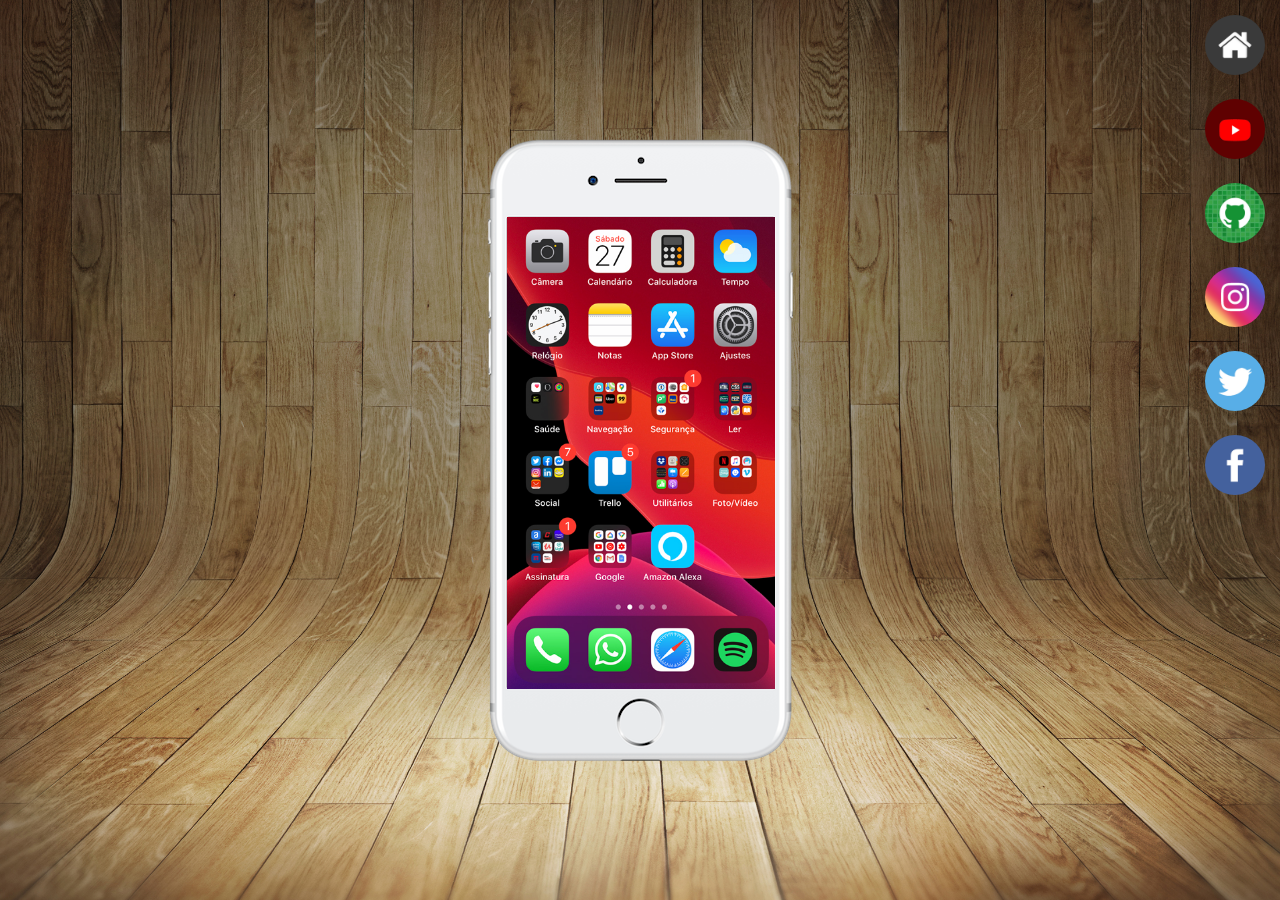
<file: index.html>
<!DOCTYPE html>
<html lang="pt-br">
<head>
    <meta charset="UTF-8">
    <meta name="viewport" content="width=device-width, initial-scale=1.0">
    <title>Social</title>
    <link rel="shortcut icon" href="images/favicon.ico" type="image/x-icon">
    <link rel="stylesheet" href="styles/index.css">
</head>
<body>
    <header></header>

    <main>
        <section id="botoes"> 
            <a  href="pages/home.html" target="frames" >
                <img src="images/logo-home.jpg" alt="Home">
            </a>
            <a href="pages/youtube.html" target="frames">
                <img src="images/logo-youtube.jpg" alt="">
            </a>
            <a href="pages/github.html" target="frames">
                <img src="images/logo-github.jpg" alt="Github">
            </a>
            <a href="pages/instagram.html" target="frames">
                <img src="images/logo-instagram.jpg" alt="">
            </a>
            <a href="pages/twitter.html" target="frames">
                <img src="images/logo-twitter.jpg" alt="">
            </a>
            <a href="pages/facebook.html" target="frames">
                <img src="images/logo-facebook.jpg" alt="">
            </a>

        </section>

        <section id="moldura">

            <div id="tela-iphone">
                <div id="iframe">
                    <iframe src="pages/home.html" name="frames" frameborder="0" ></iframe>

                </div>

            </div>
        
        </section>

    </main>

    <footer></footer>
    
</body>
</html>
</file>
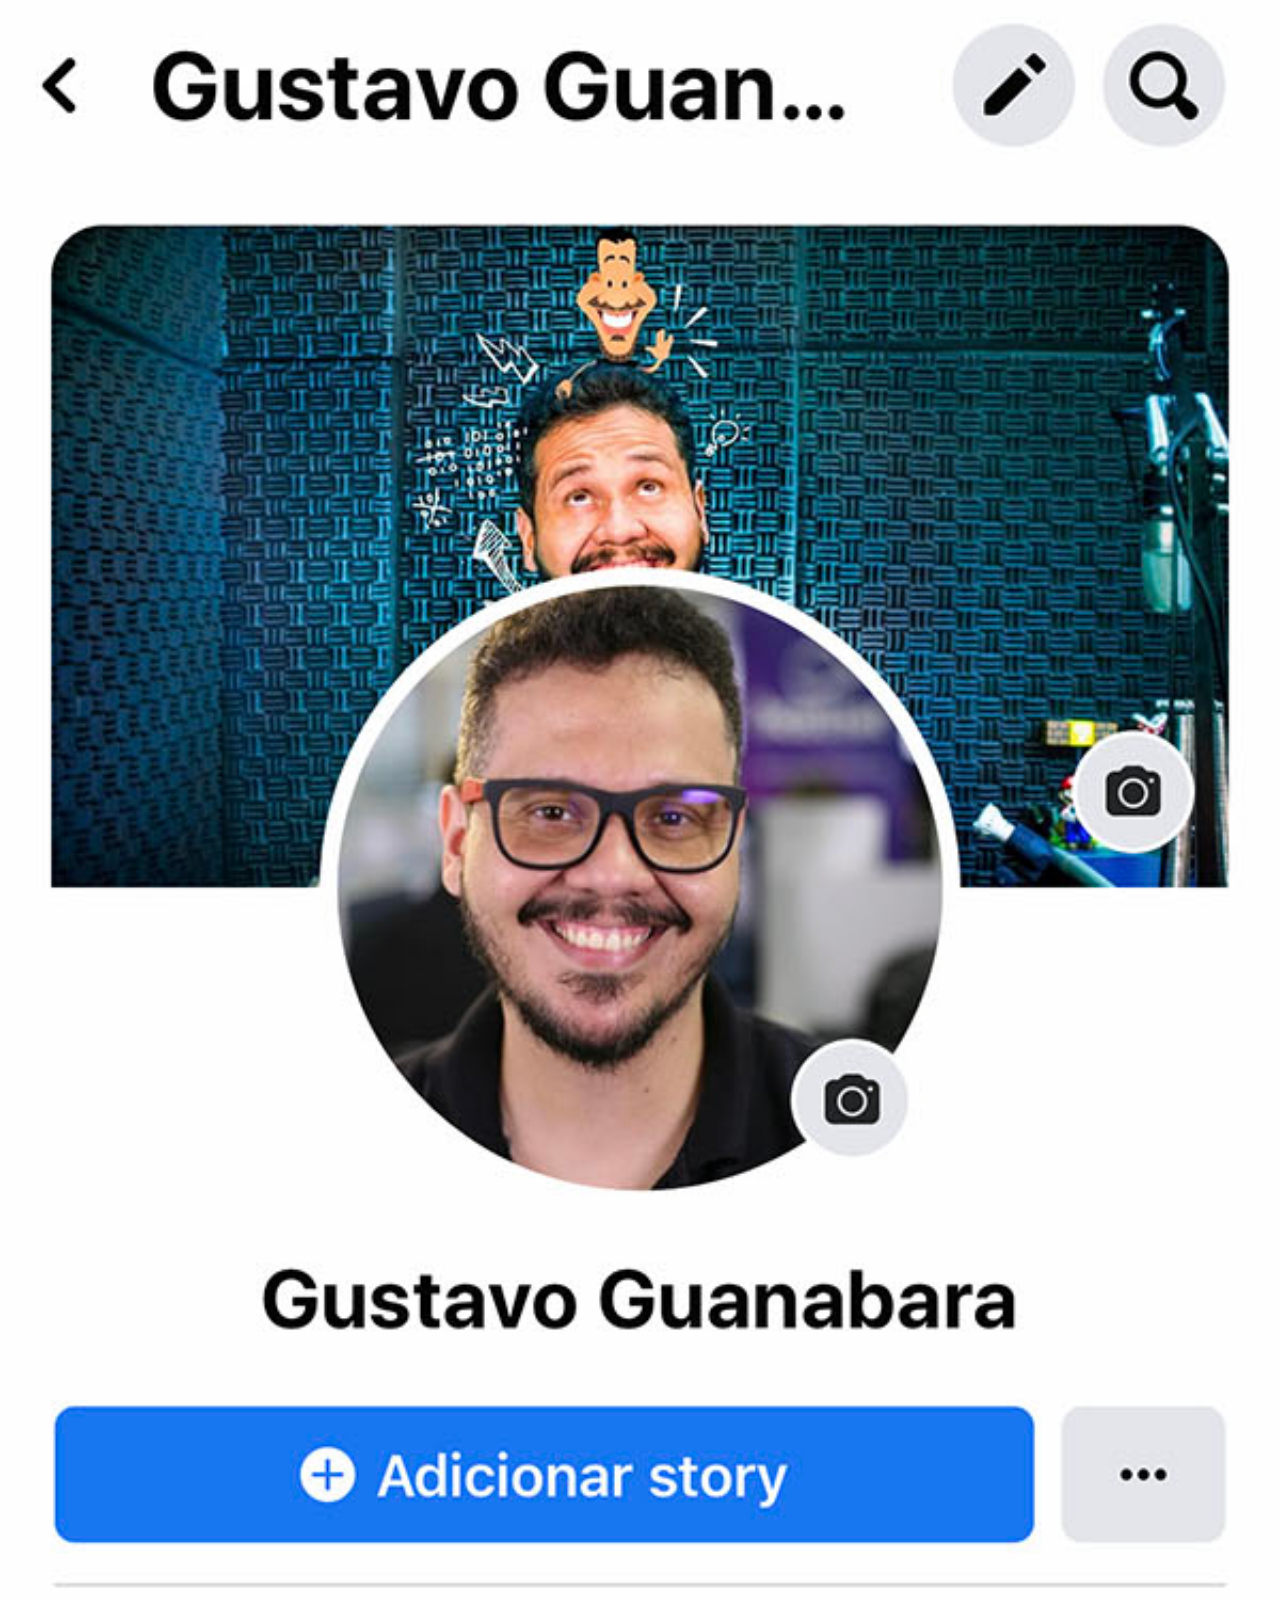
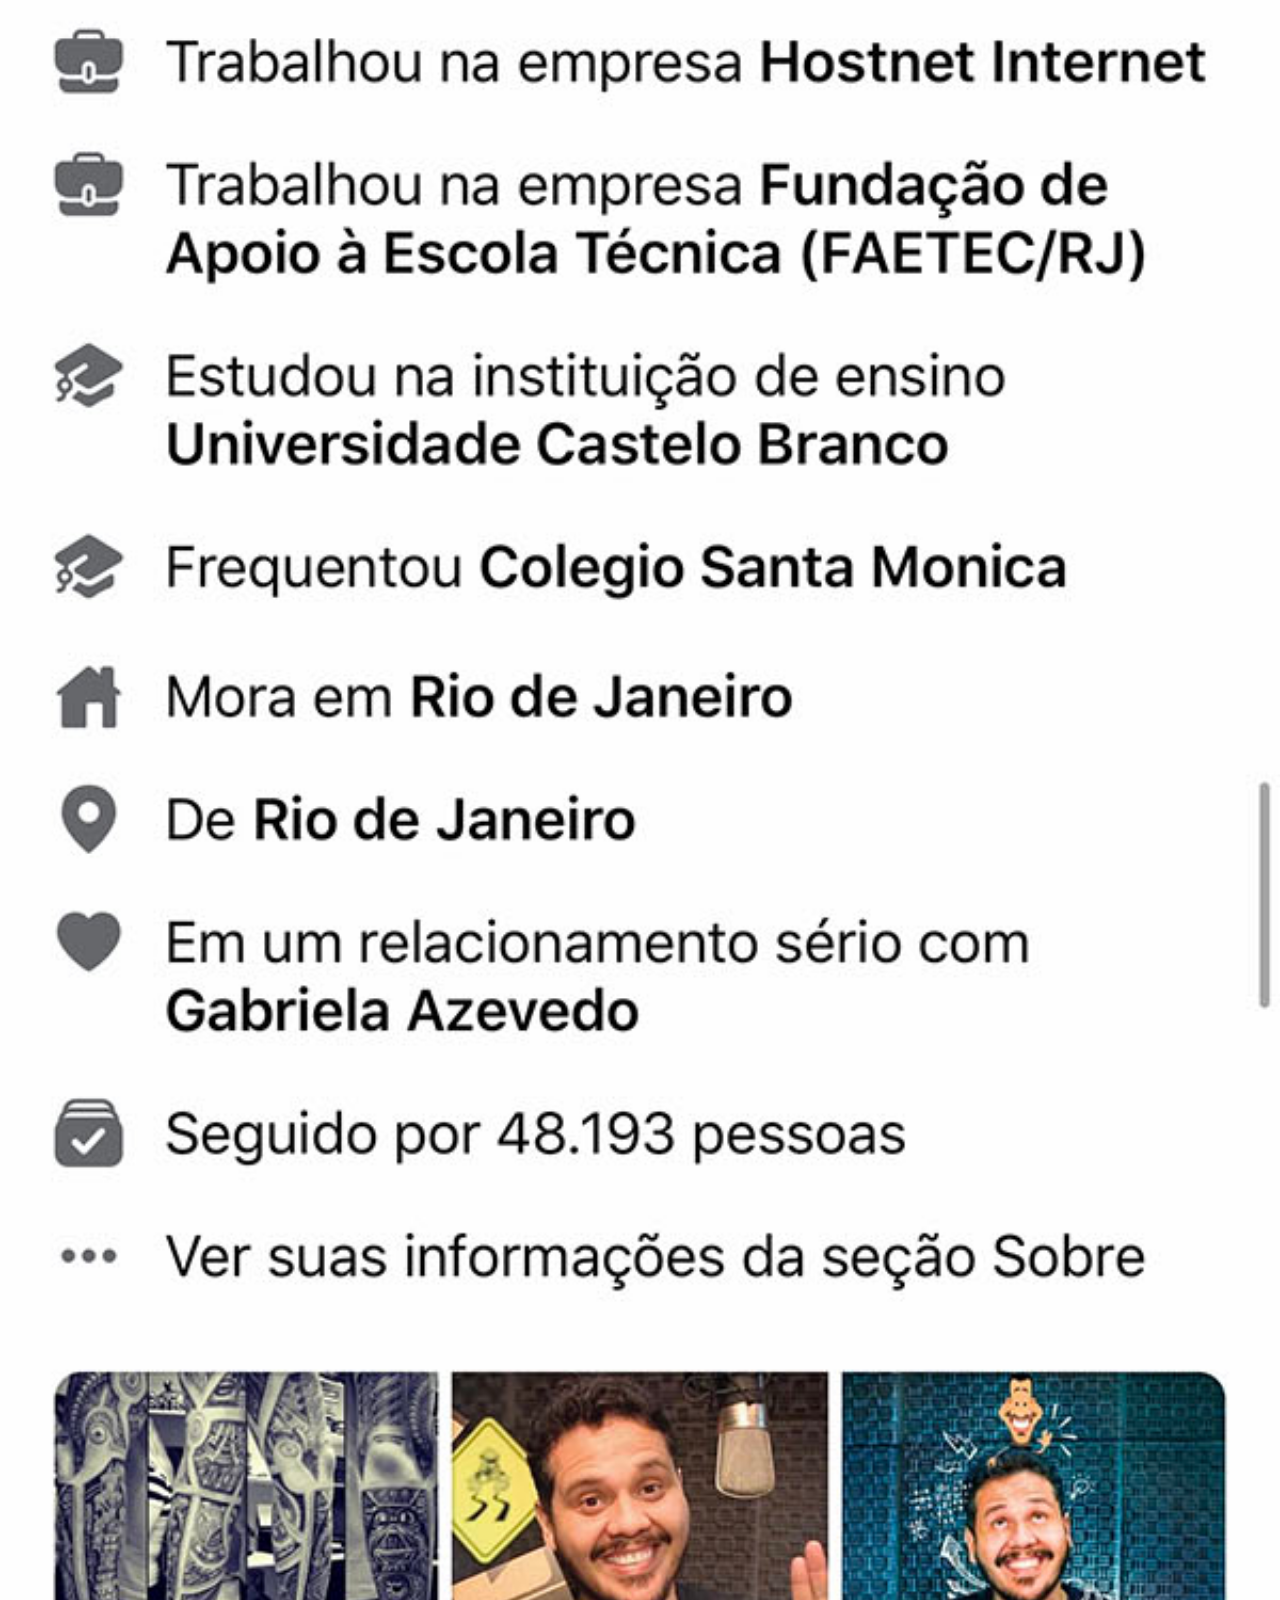
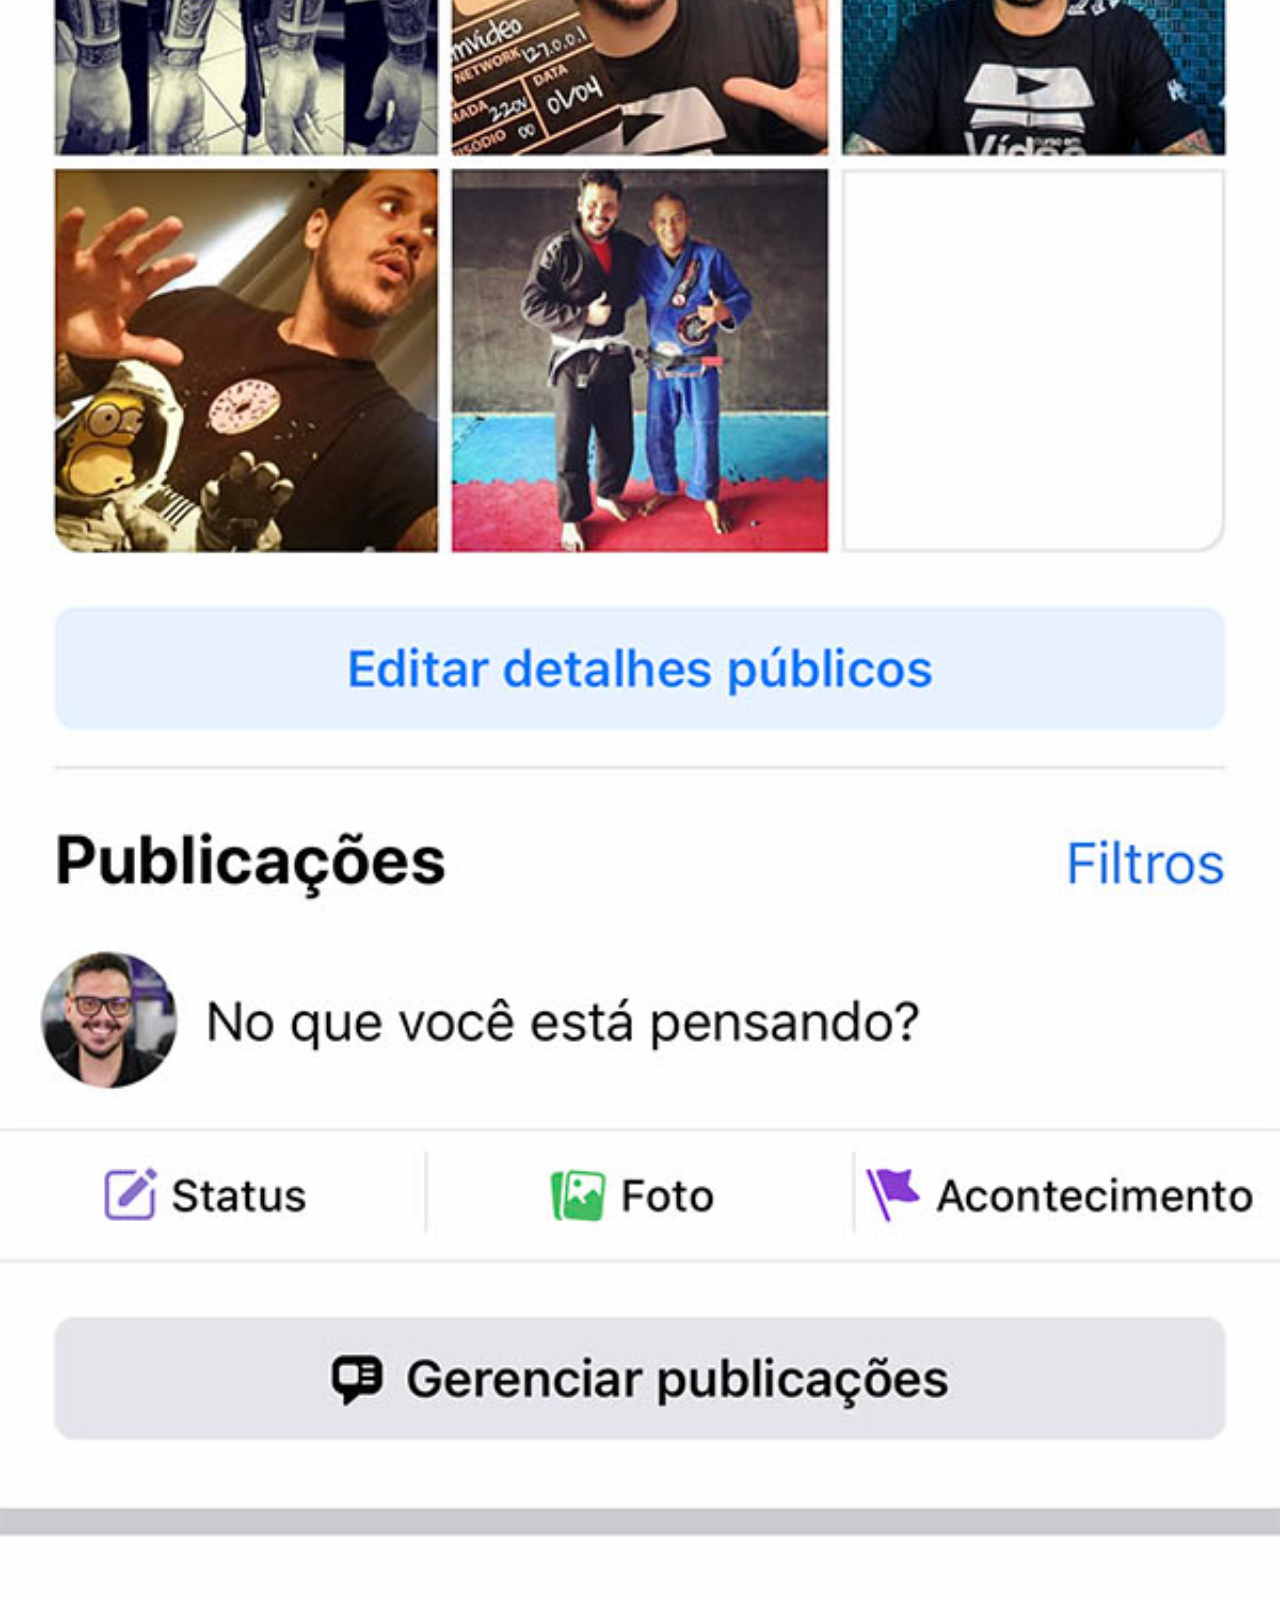
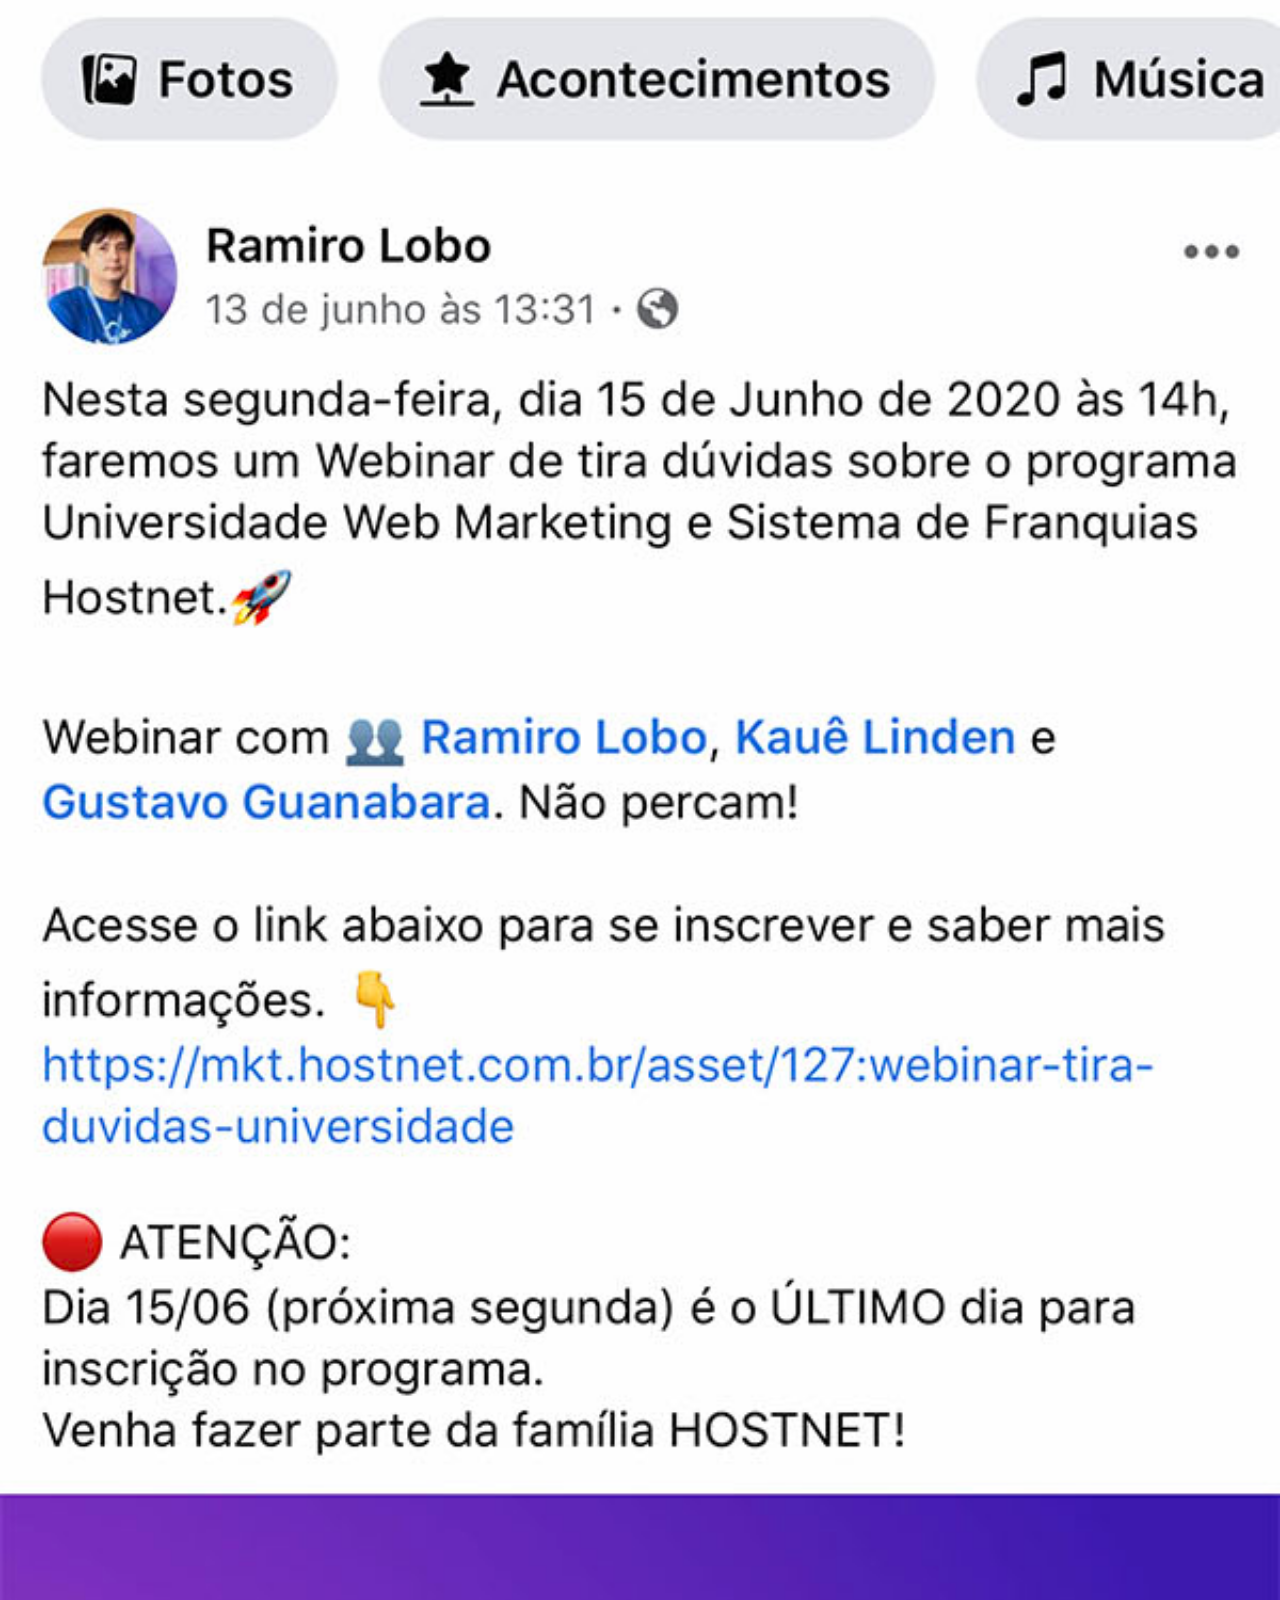
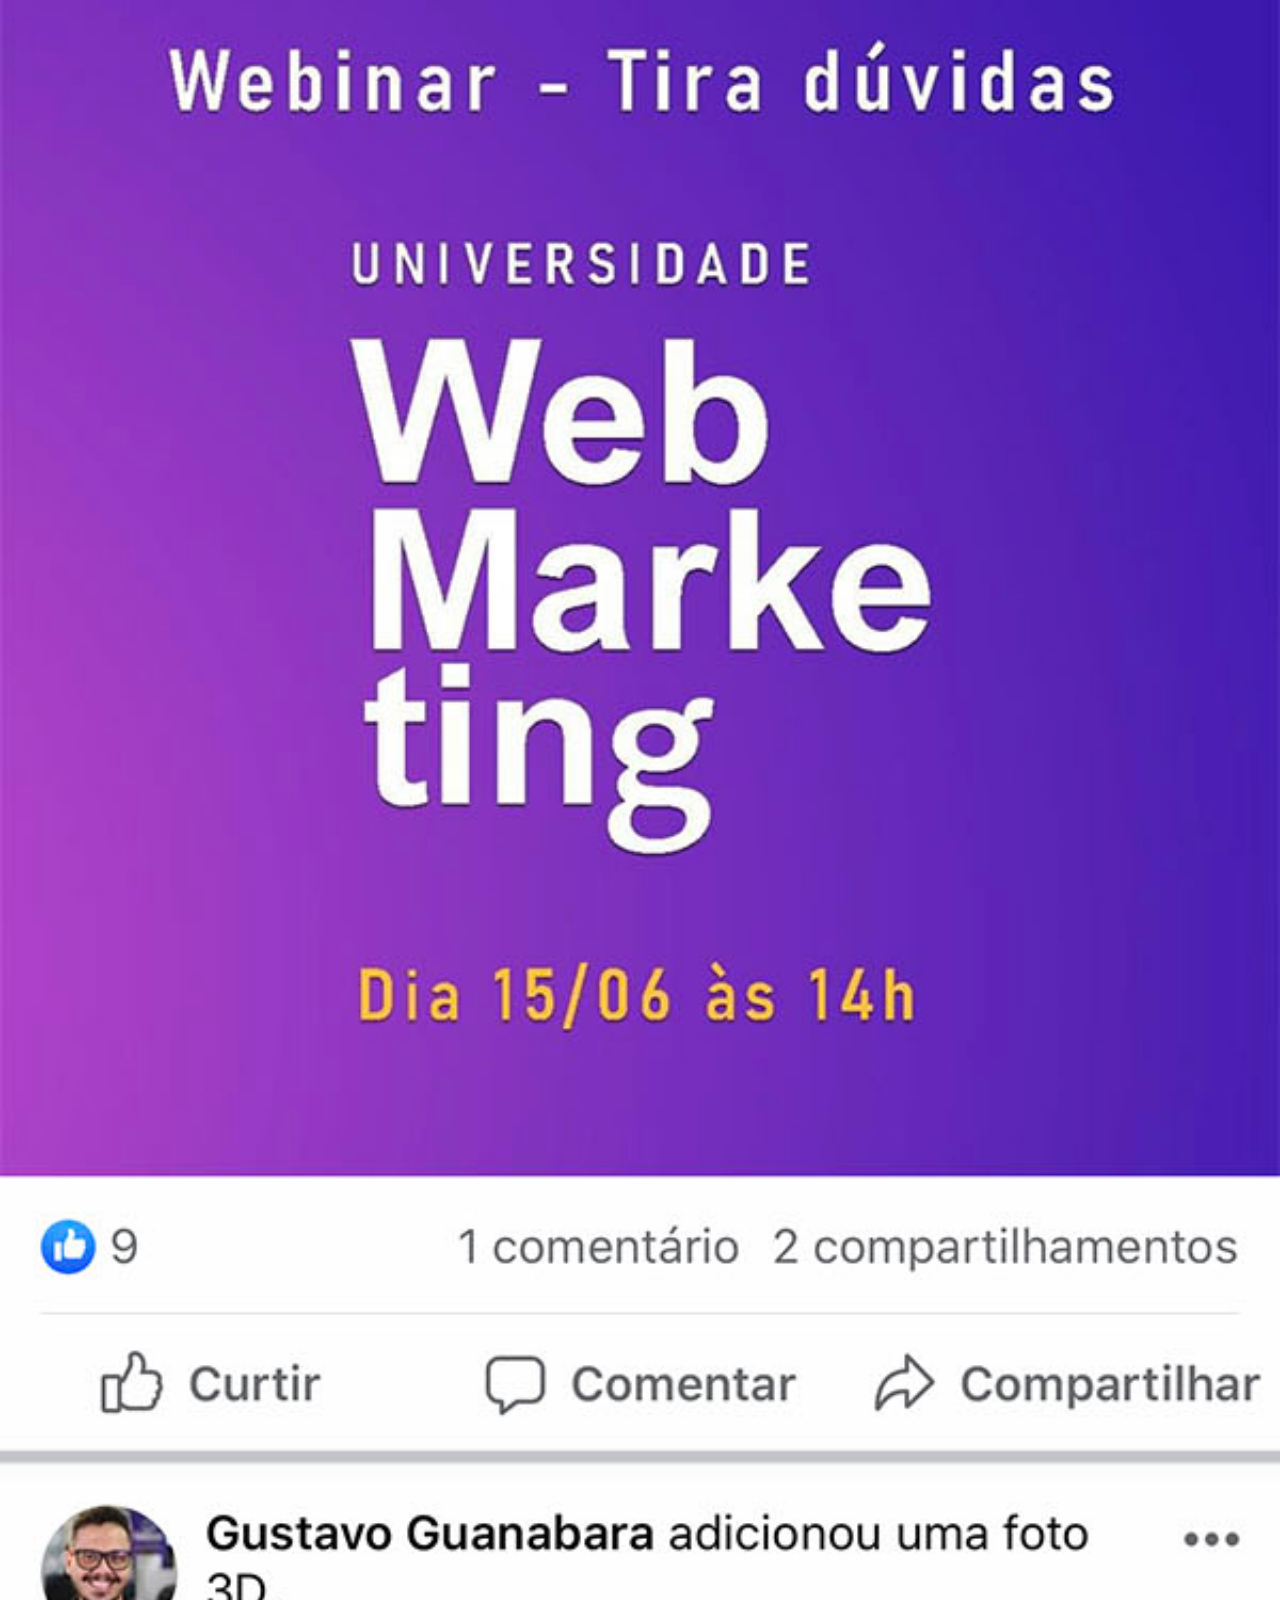
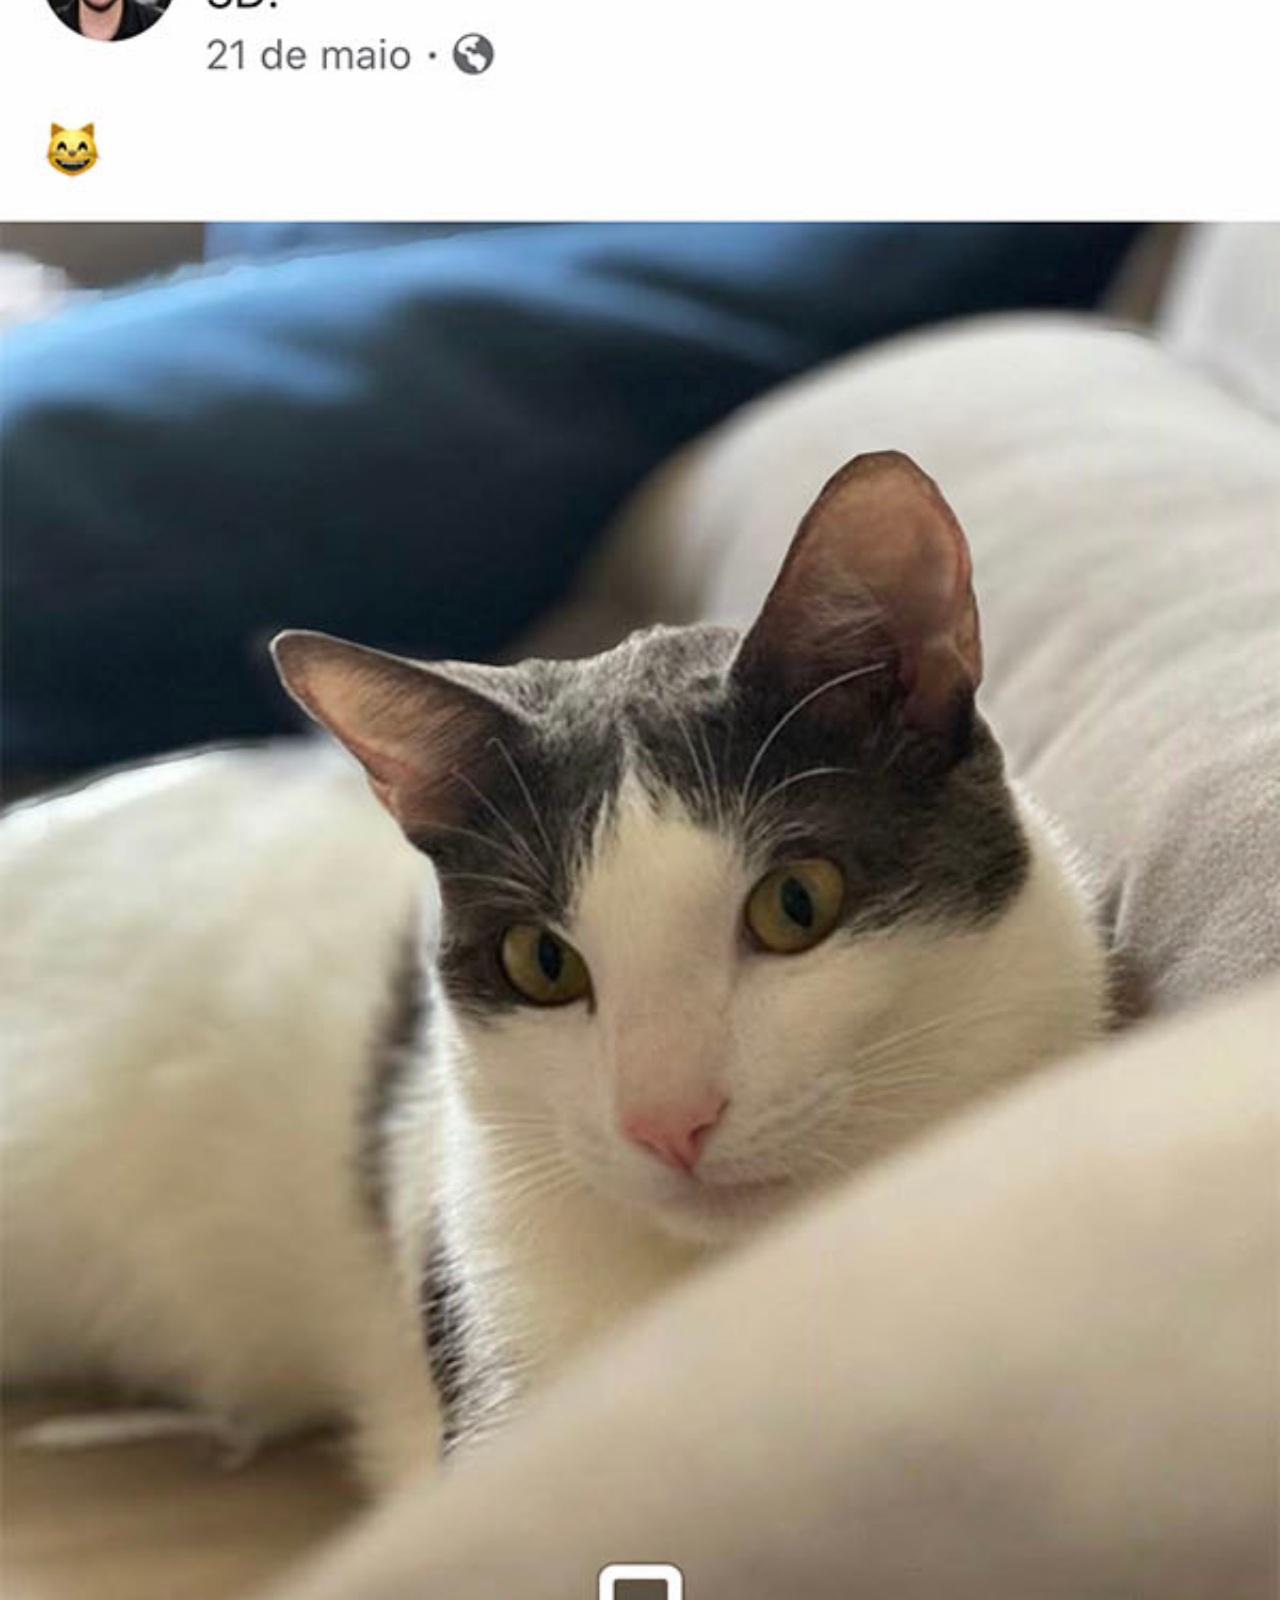
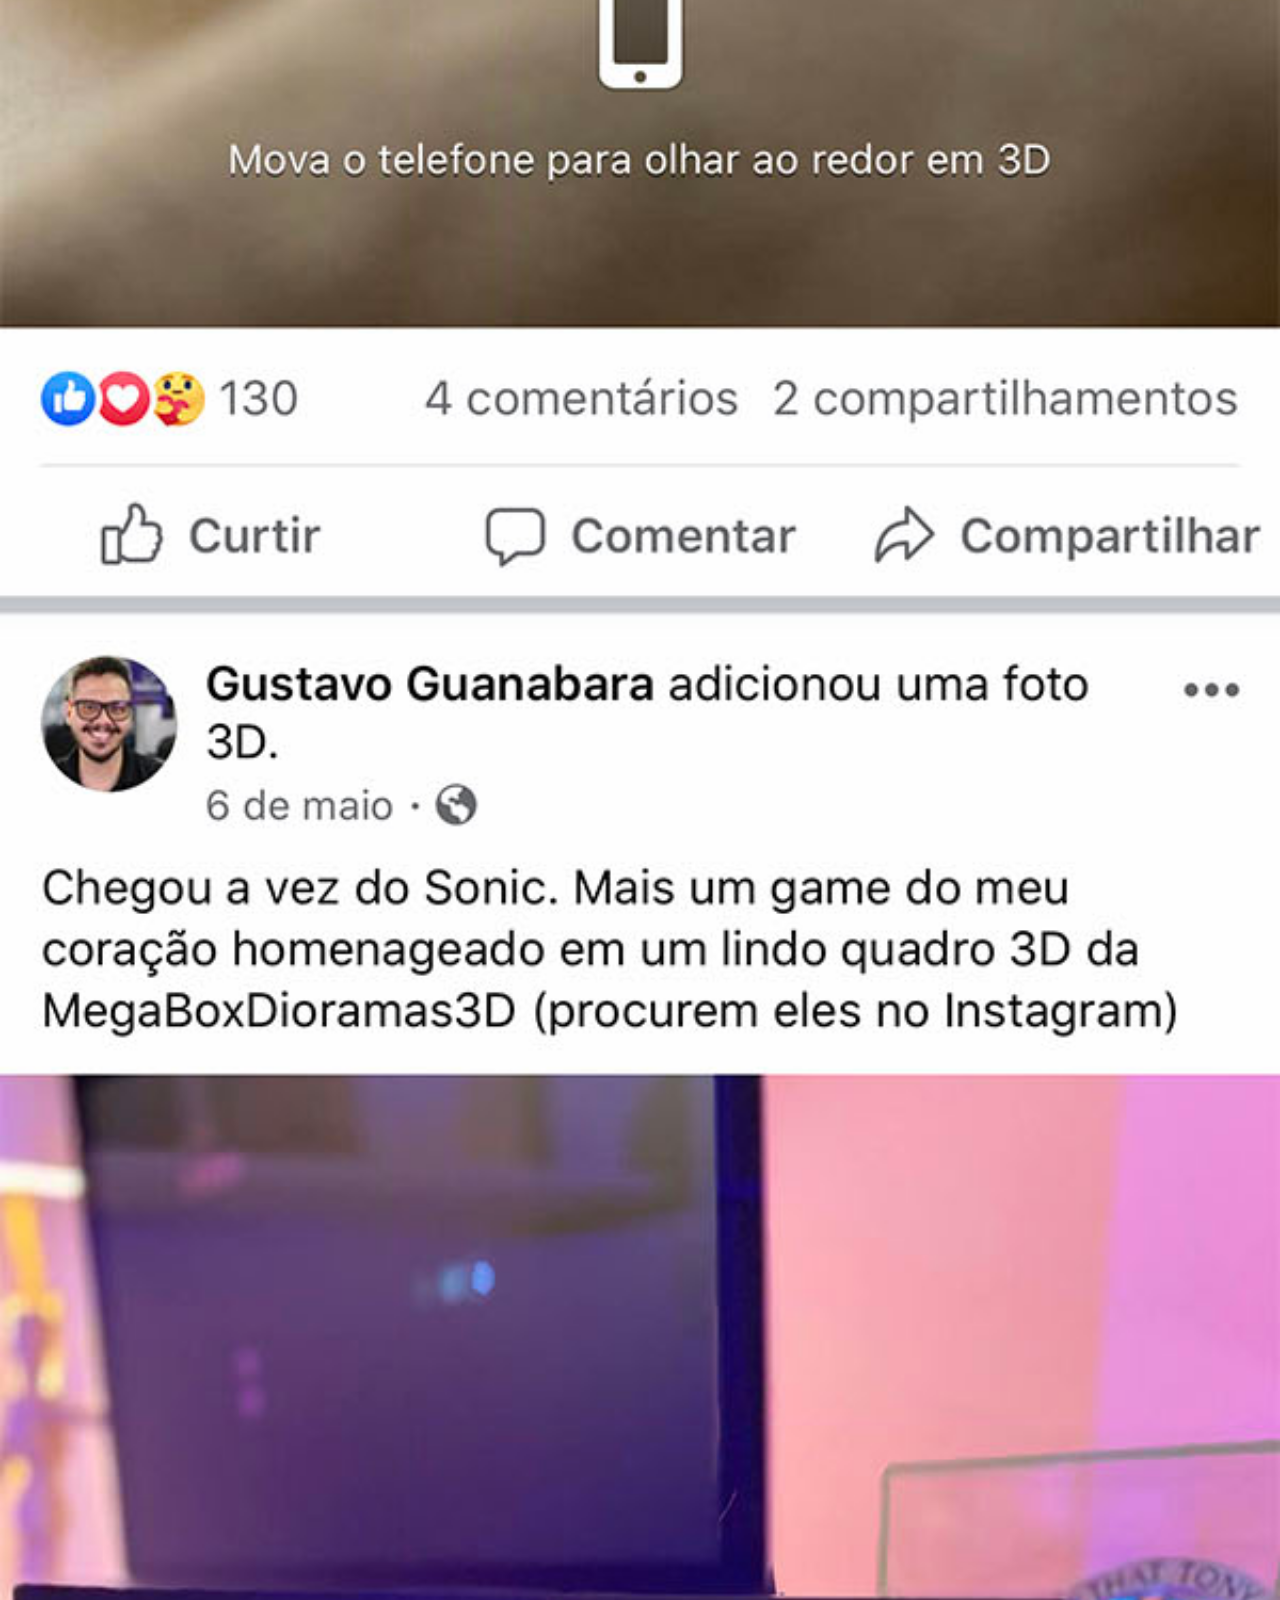
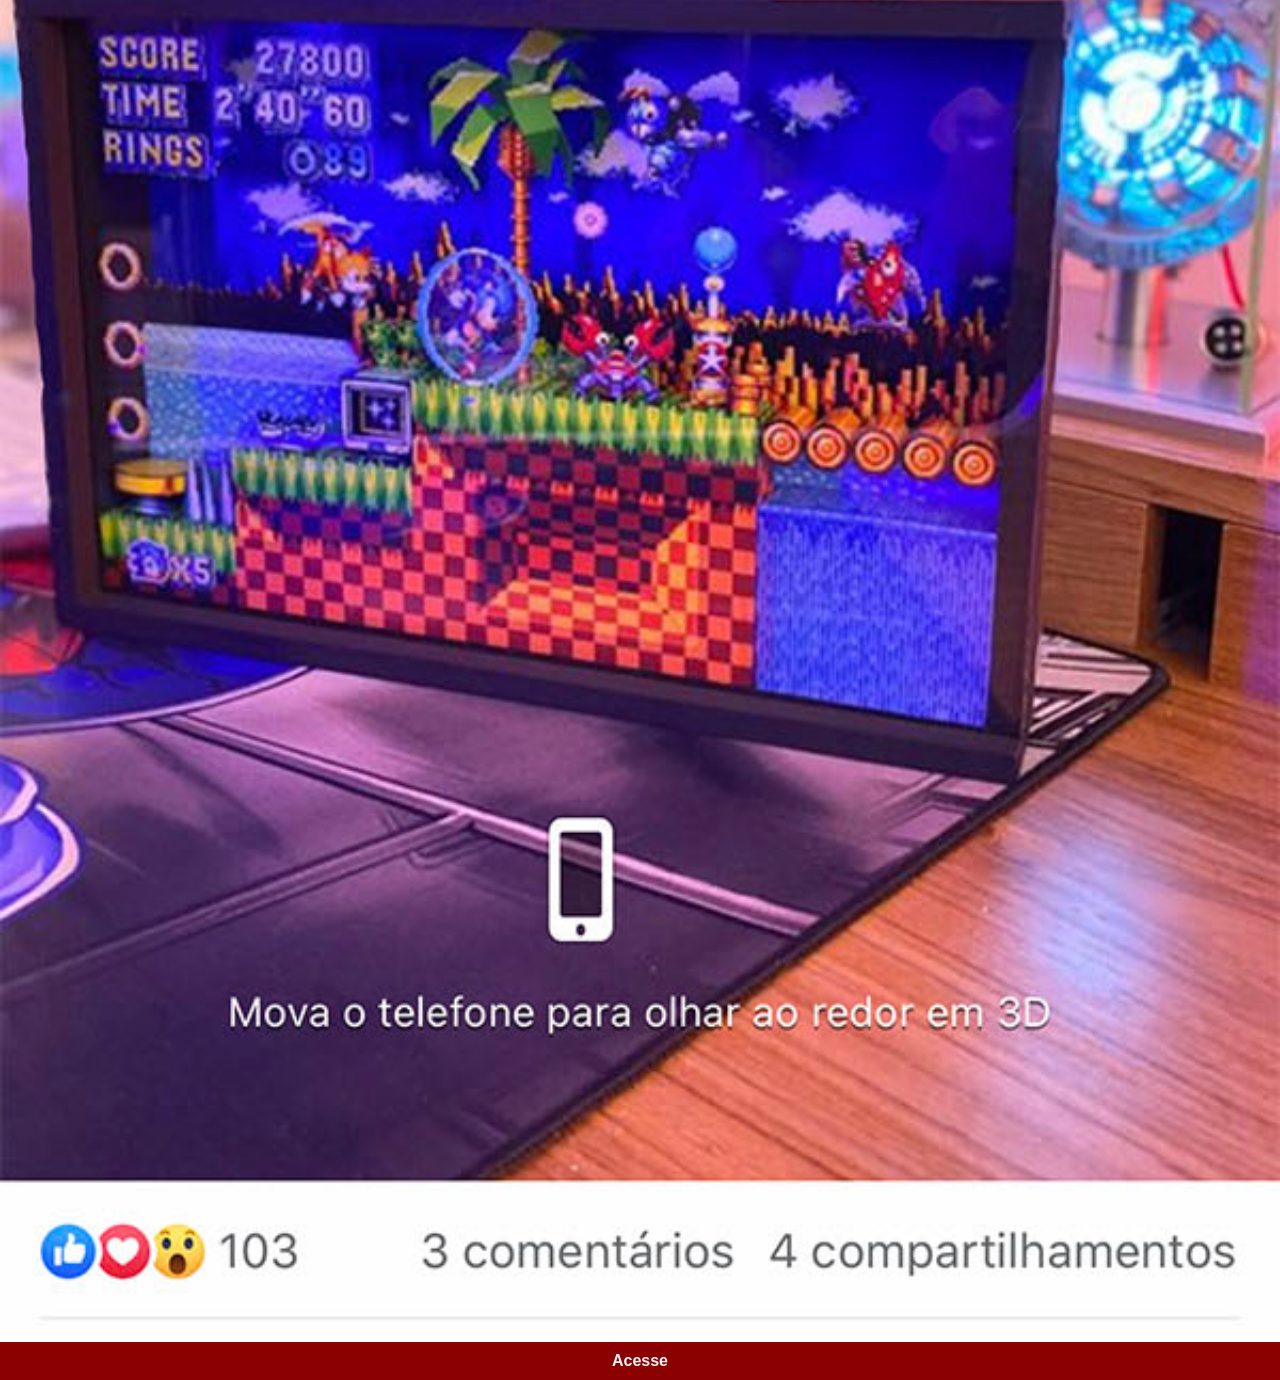
<file: pages/facebook.html>
<!DOCTYPE html>
<html lang="pr-br">
<head>
    <meta charset="UTF-8">
    <meta name="viewport" content="width=device-width, initial-scale=1.0">
    <title>Facebook</title>
    <link rel="stylesheet" href="../styles/paginas.css">
</head>
<body>
    <header></header>
    
    <main>
        <img src="../images/tela-facebook.jpg" alt="Youtube">
        <div id="acesse">
            <a href="https://www.facebook.com/gustavoguanabara" target="_blank">Acesse</a>

        </div>

    </main>

    <footer></footer>
    
</body>
</html>
</file>
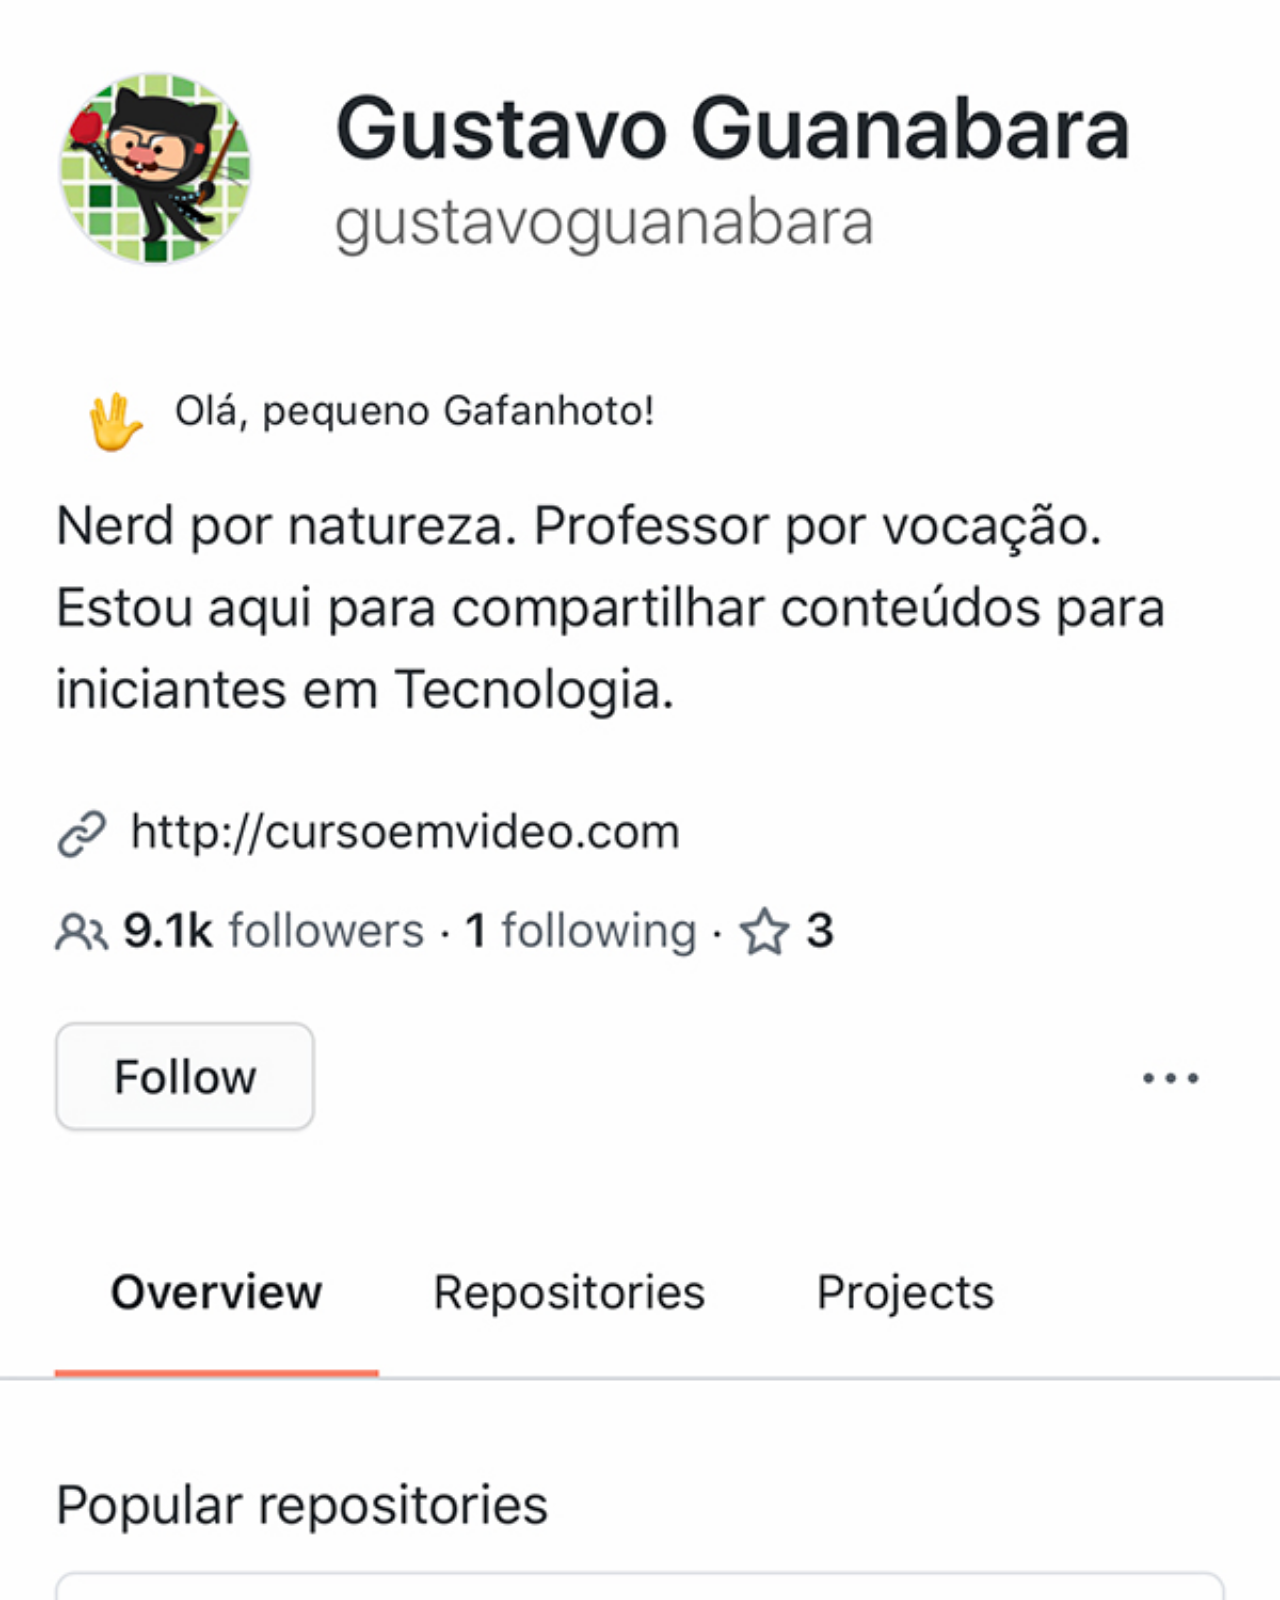
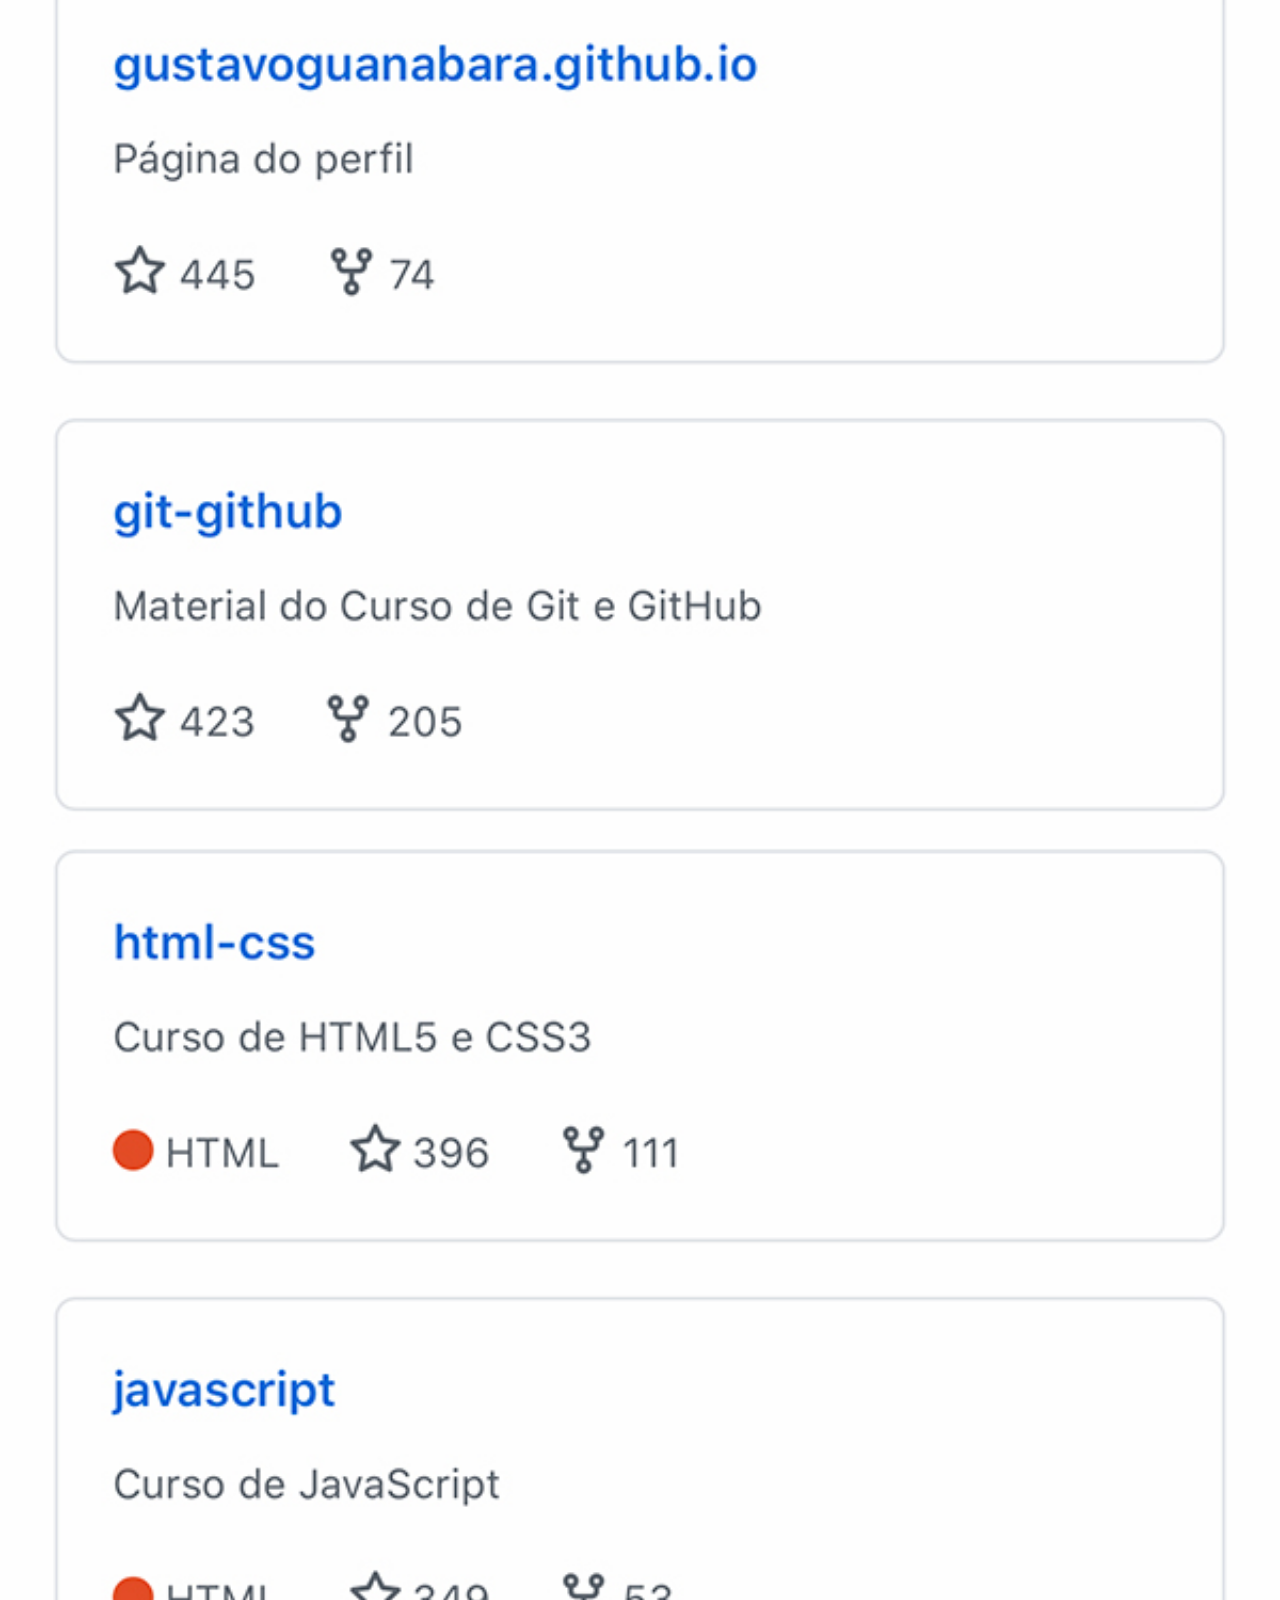
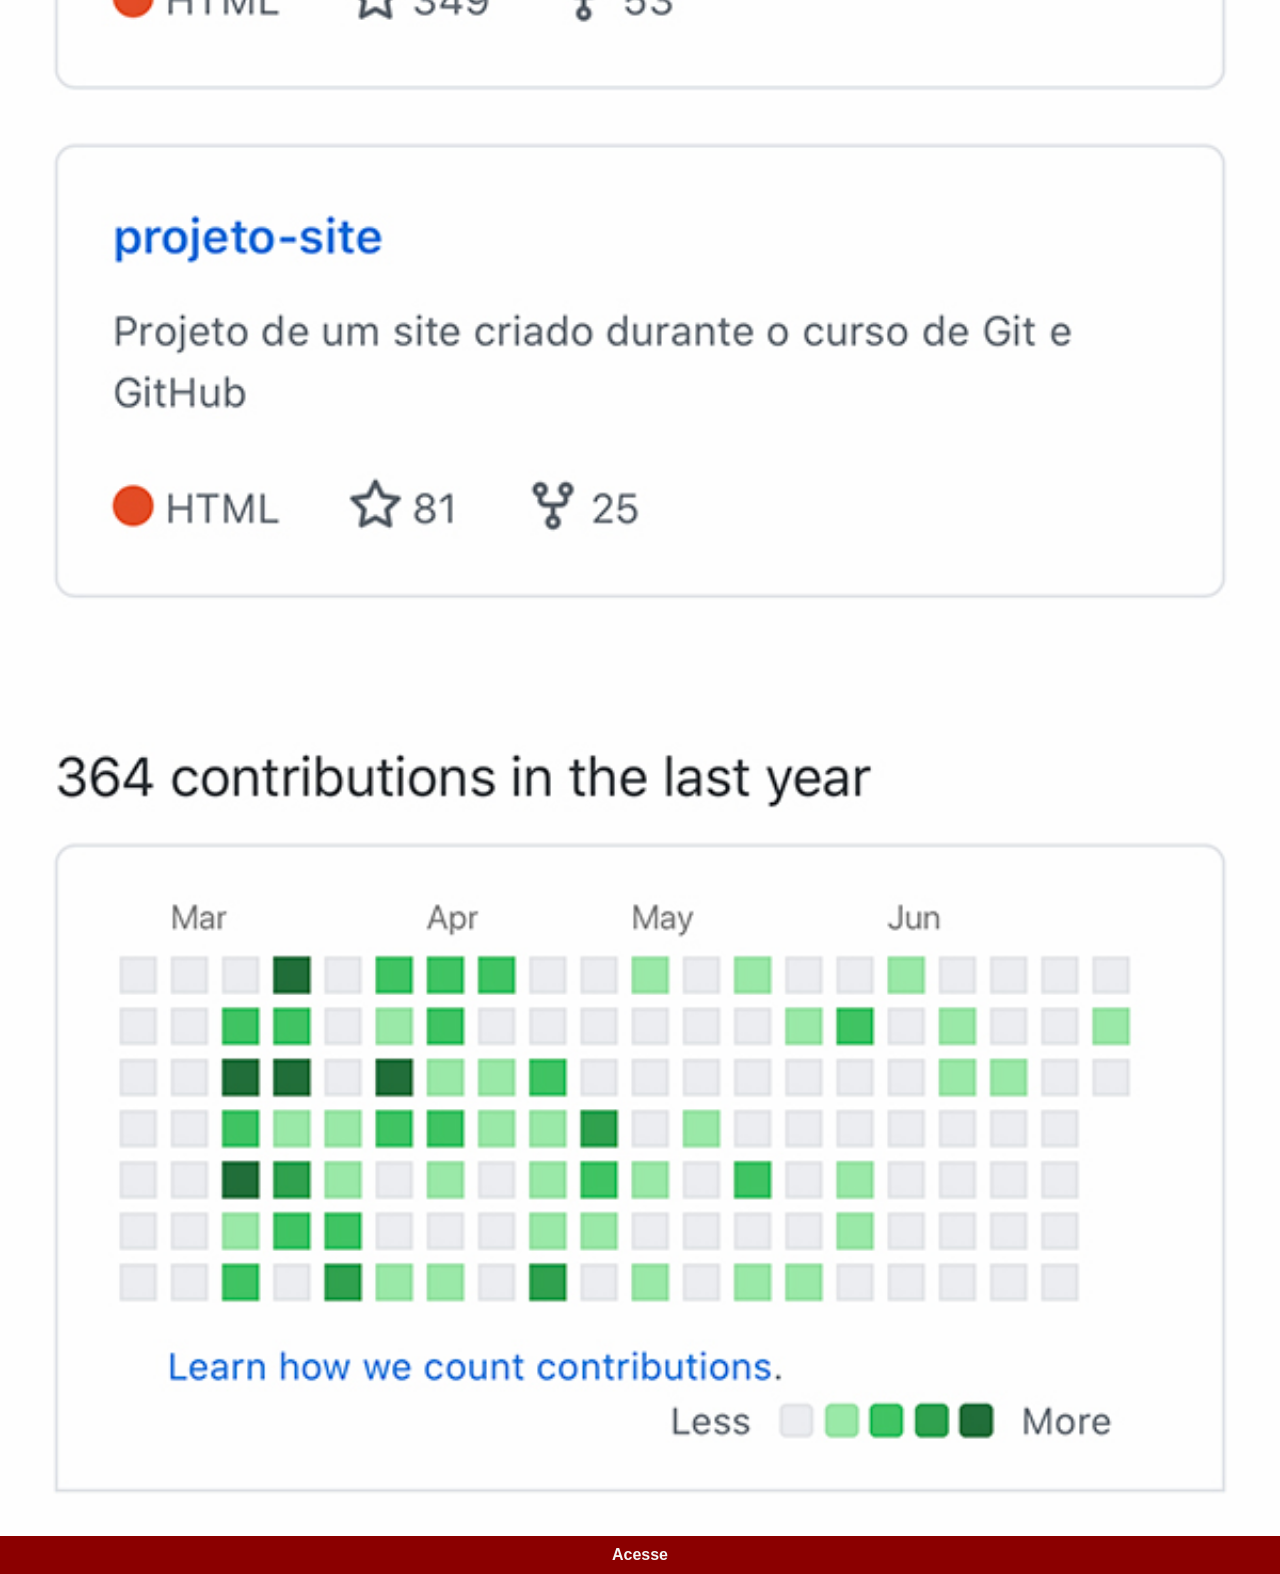
<file: pages/github.html>
<!DOCTYPE html>
<html lang="pr-br">
<head>
    <meta charset="UTF-8">
    <meta name="viewport" content="width=device-width, initial-scale=1.0">
    <title>Github</title>
    <link rel="stylesheet" href="../styles/paginas.css">
</head>
<body>
    <header></header>
    
    <main>
        <img src="../images/tela-github.jpg" alt="Youtube">
        <div id="acesse">
            <a href="https://github.com/gustavoguanabara" target="_blank">Acesse</a>

        </div>

    </main>

    <footer></footer>
    
</body>
</html>
</file>
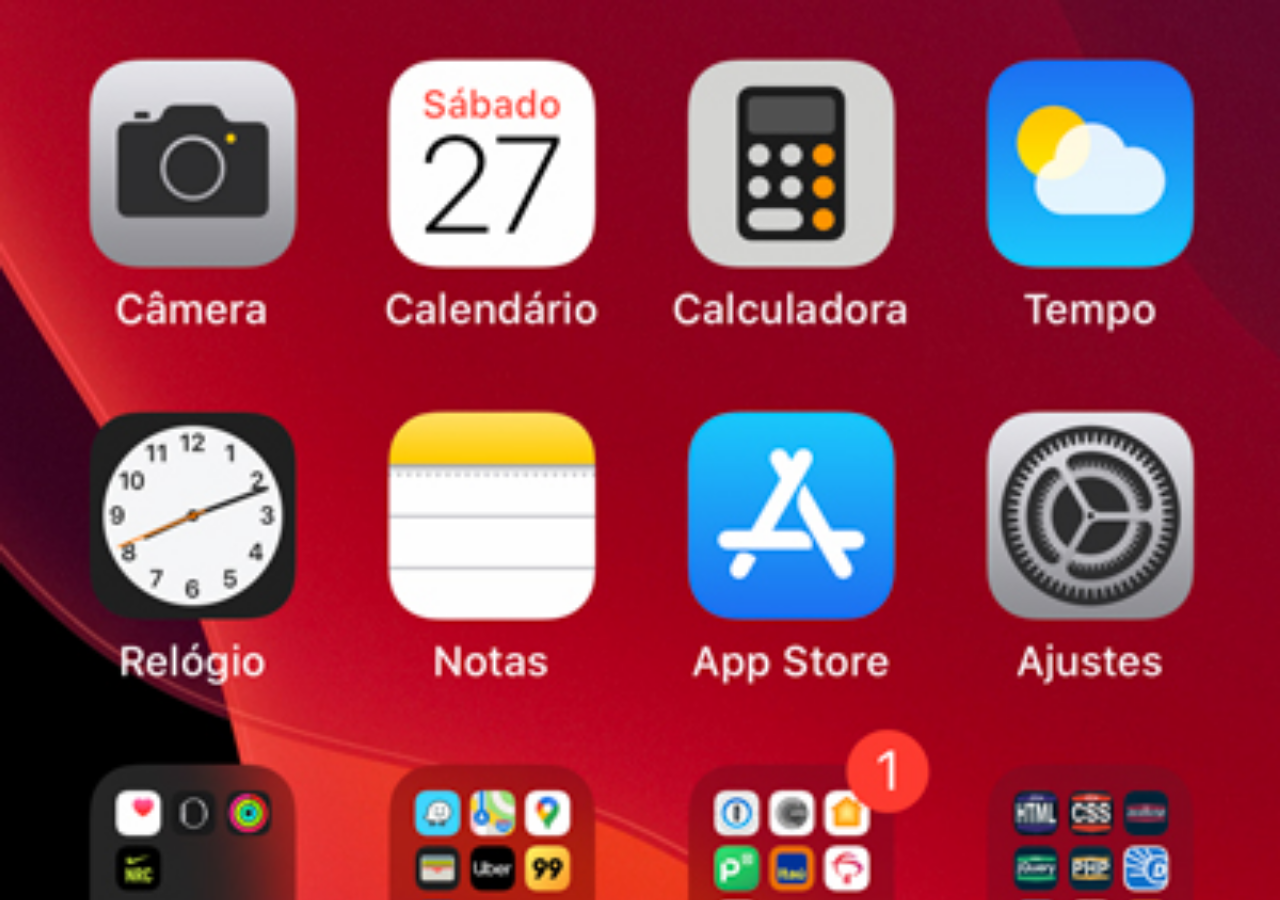
<file: pages/home.html>
<!DOCTYPE html>
<html lang="pt-br">
<head>
    <meta charset="UTF-8">
    <meta name="viewport" content="width=device-width, initial-scale=1.0">
    <title>Home</title>
    <link rel="stylesheet" href="../styles/home.css">
</head>
<body>
    
</body>
</html>
</file>
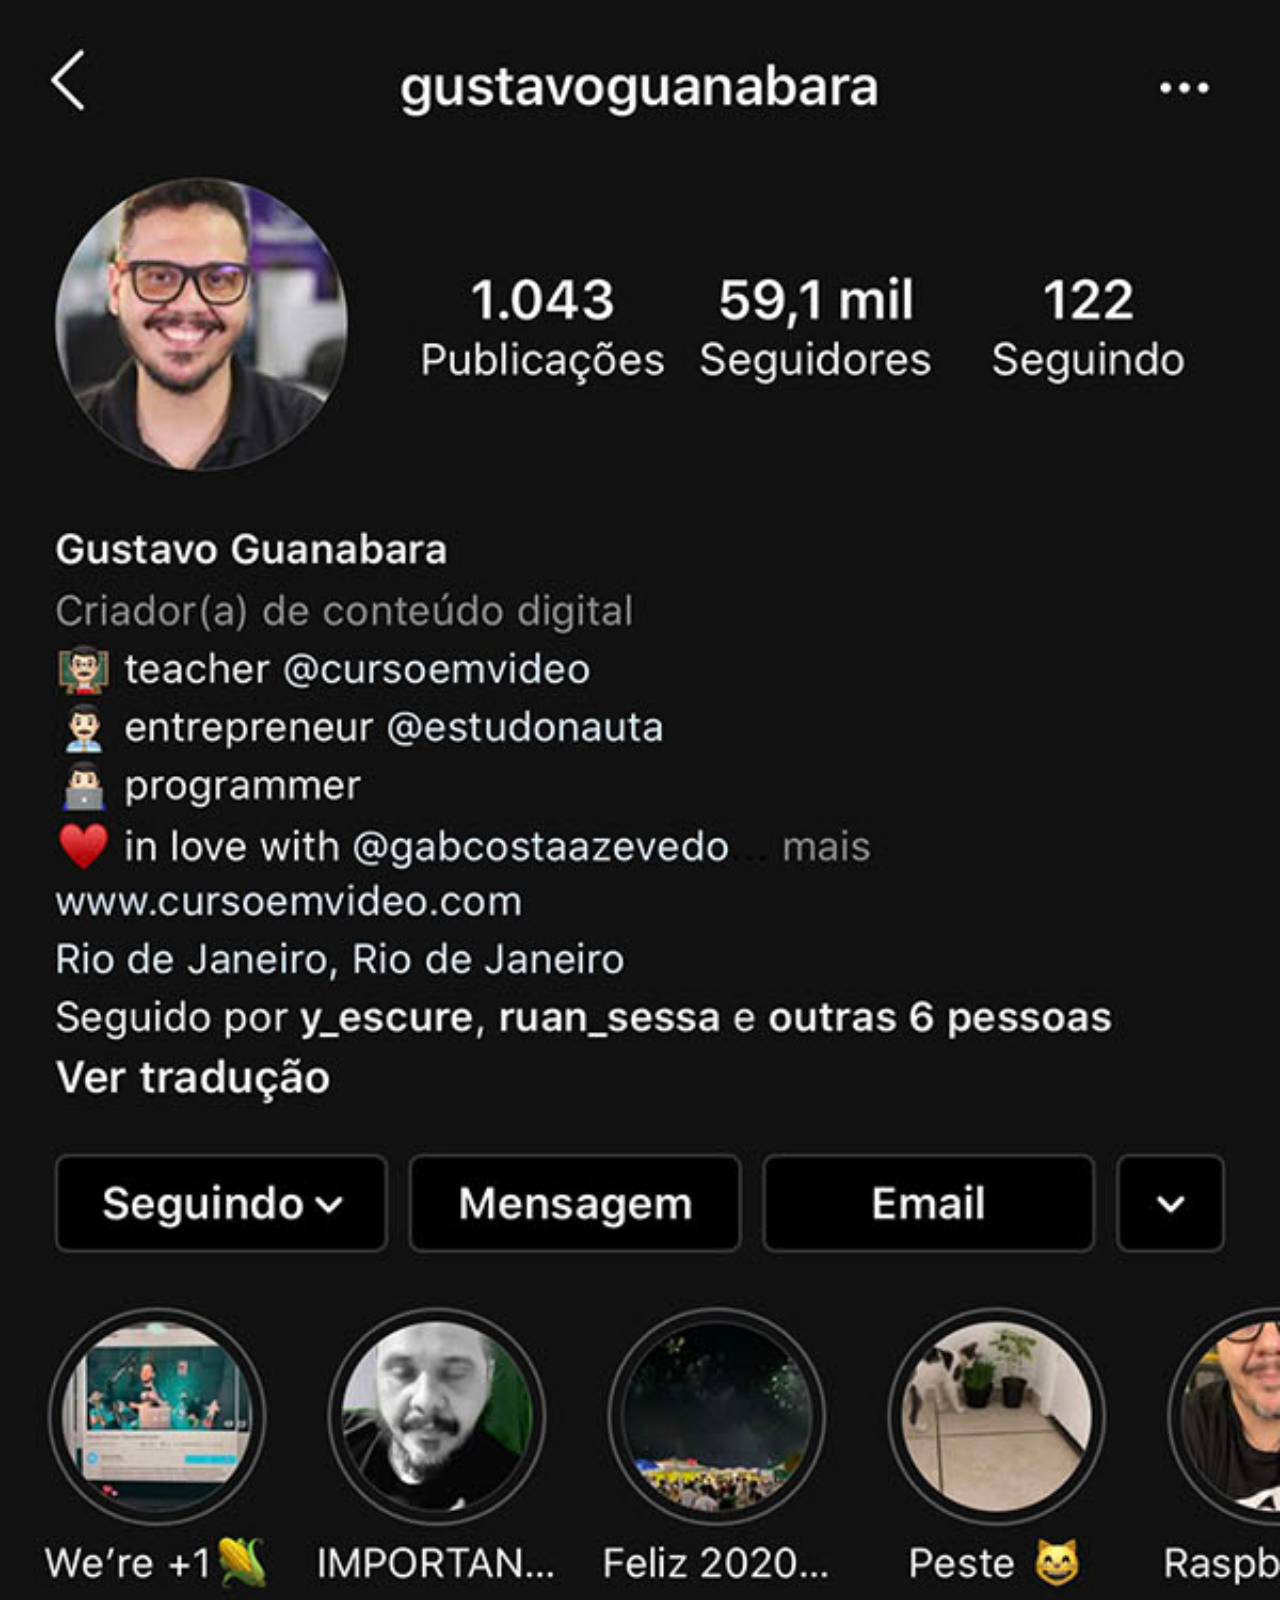
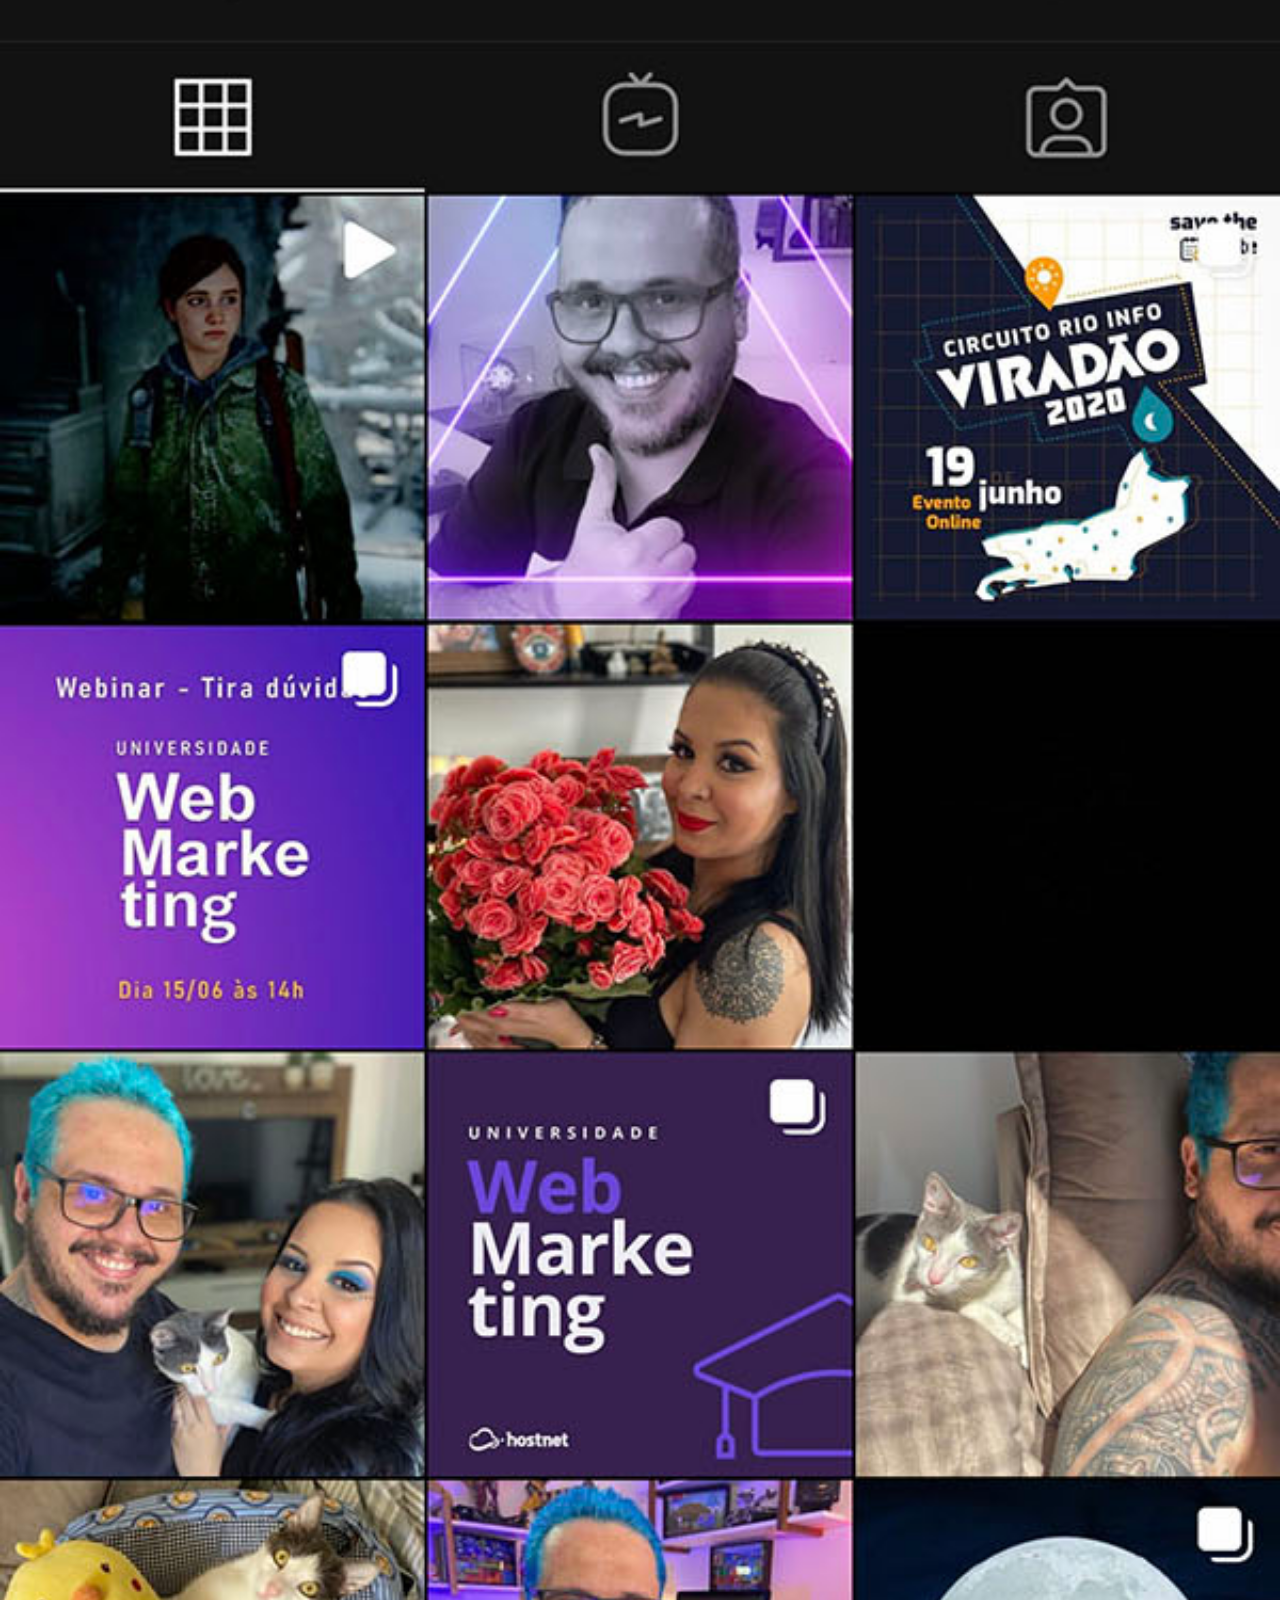
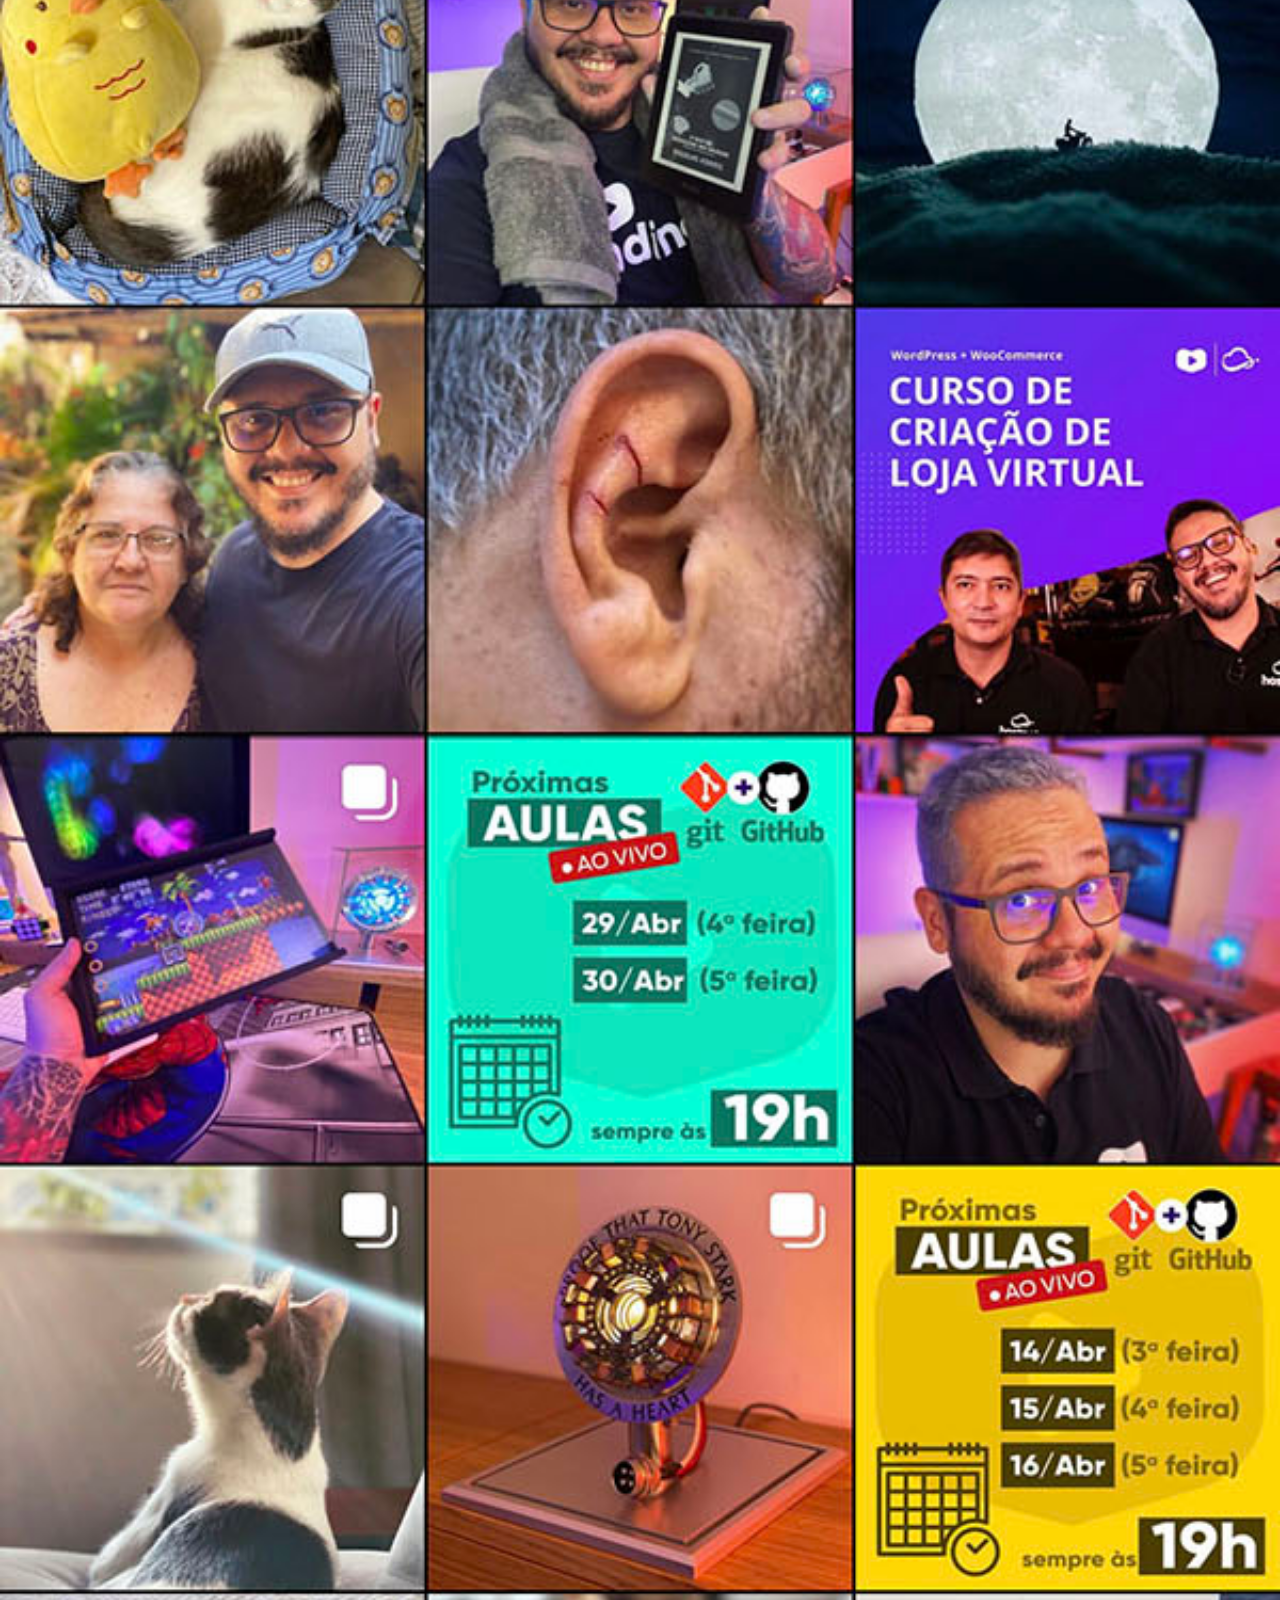
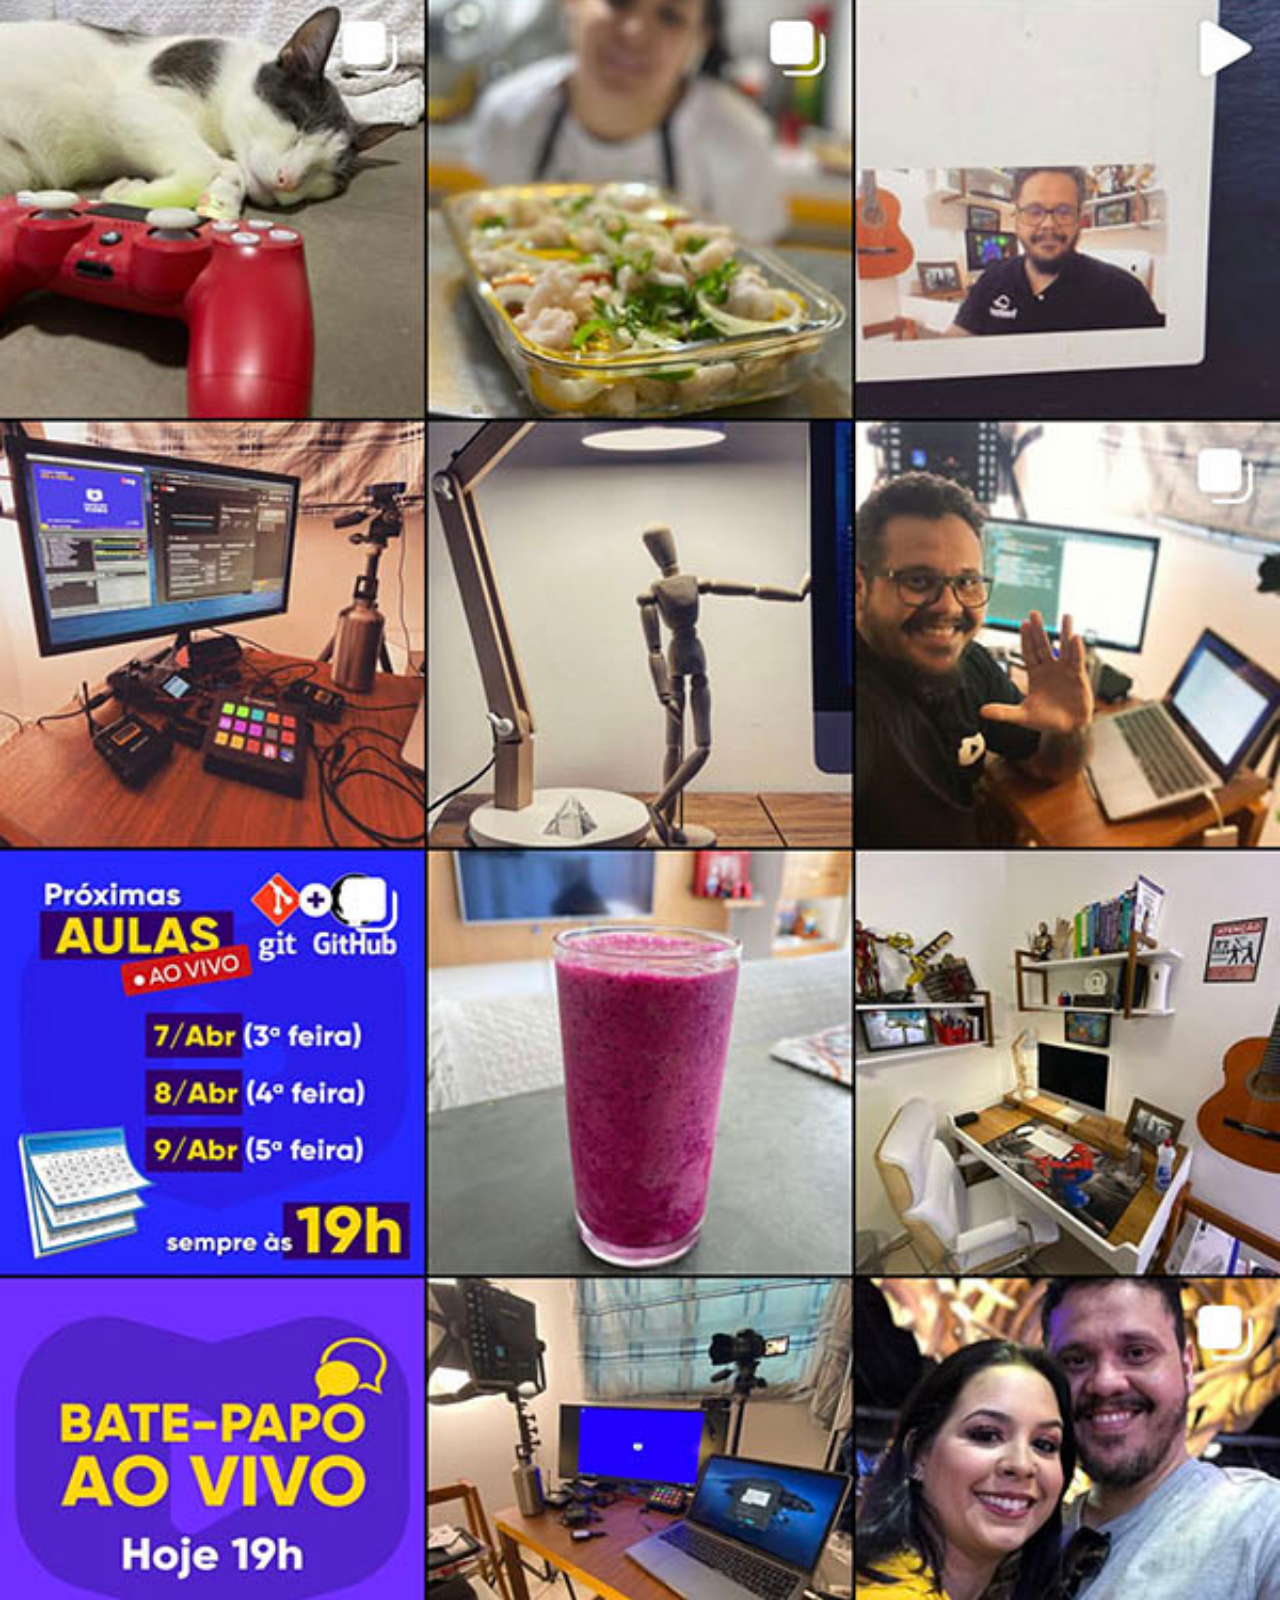
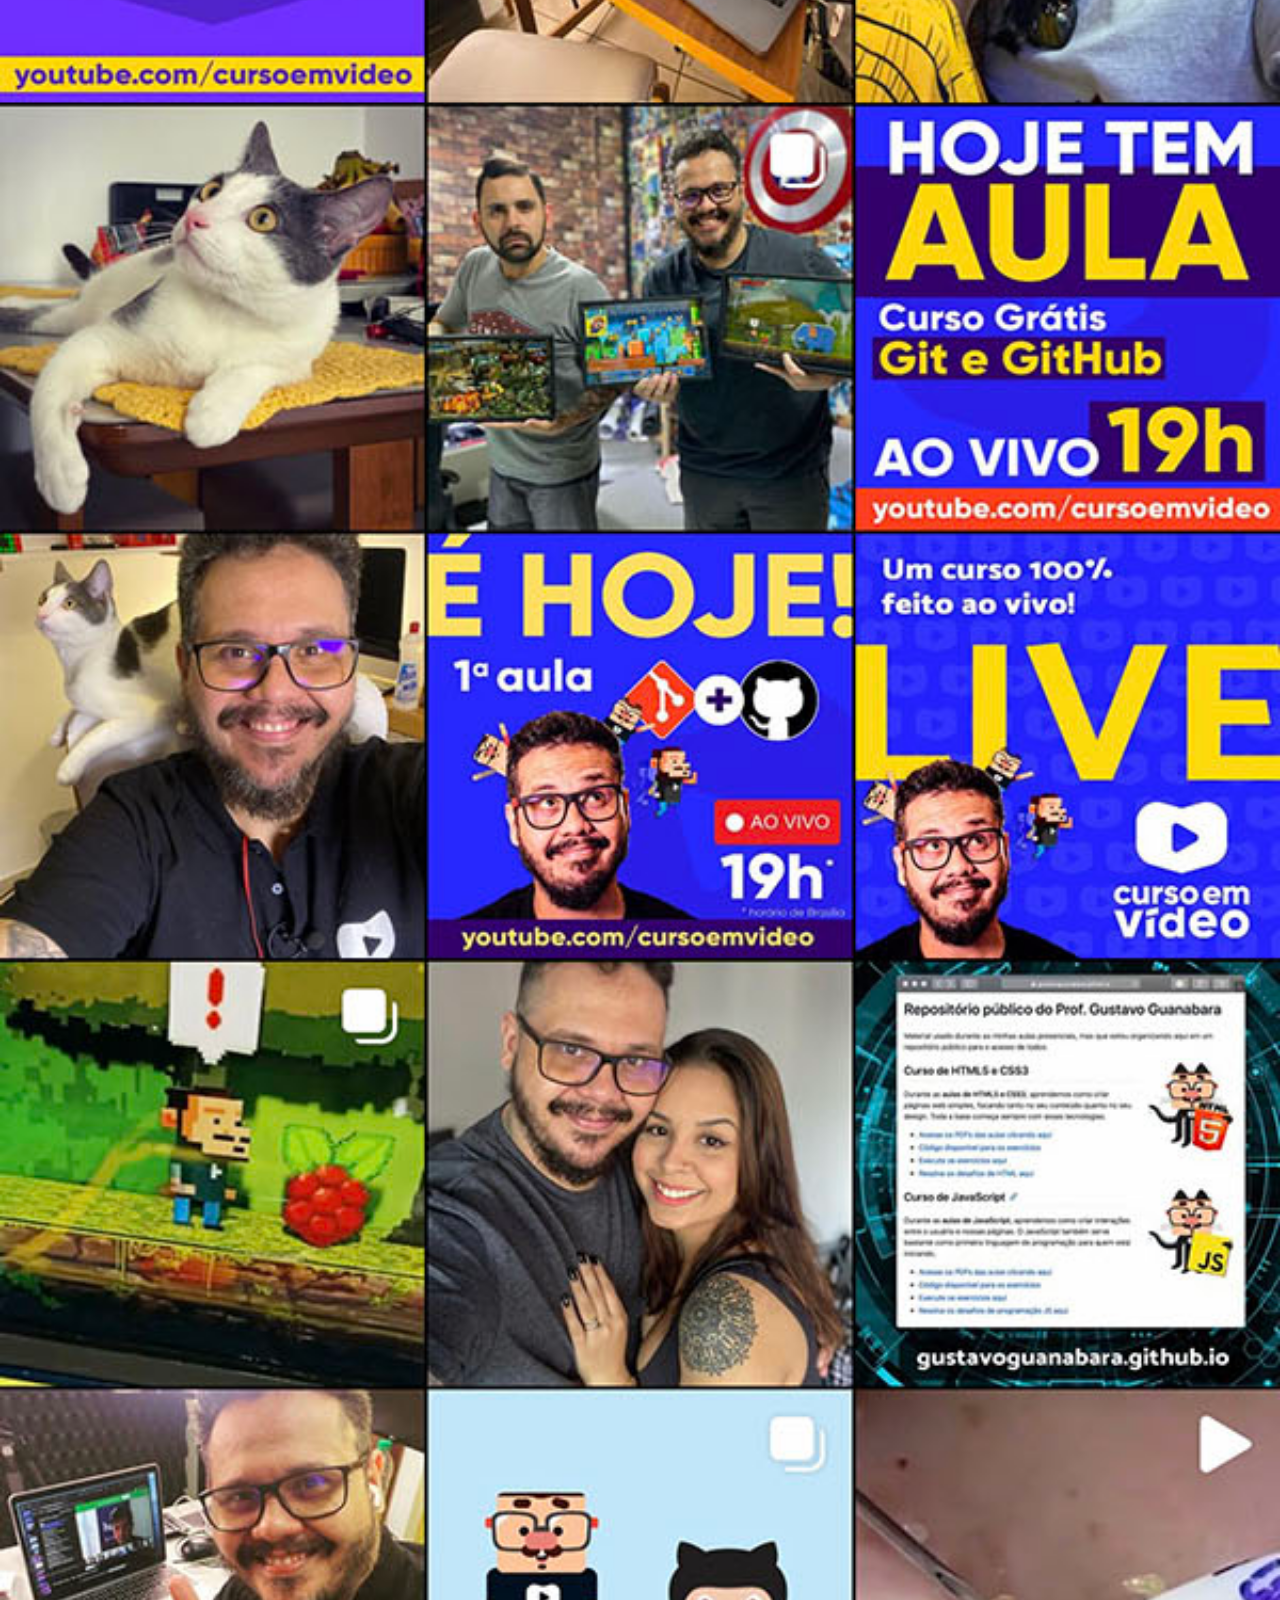
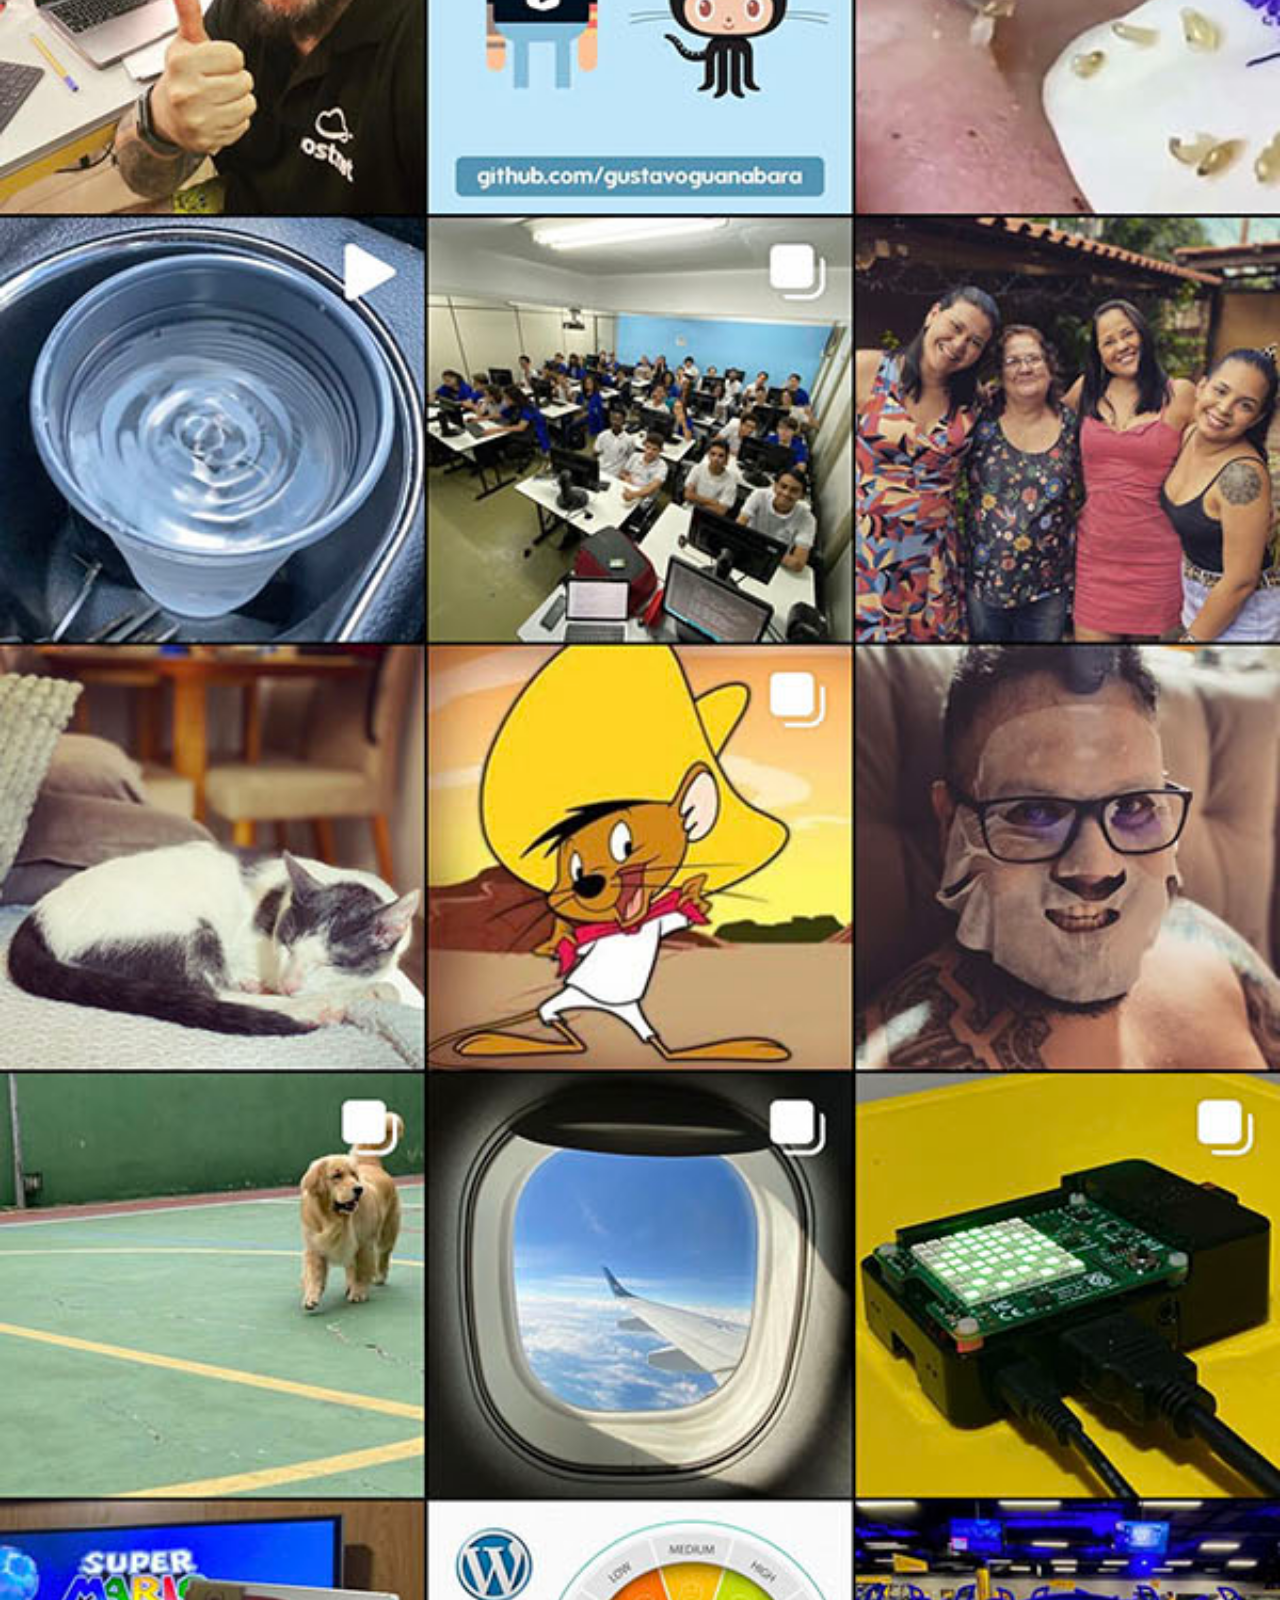
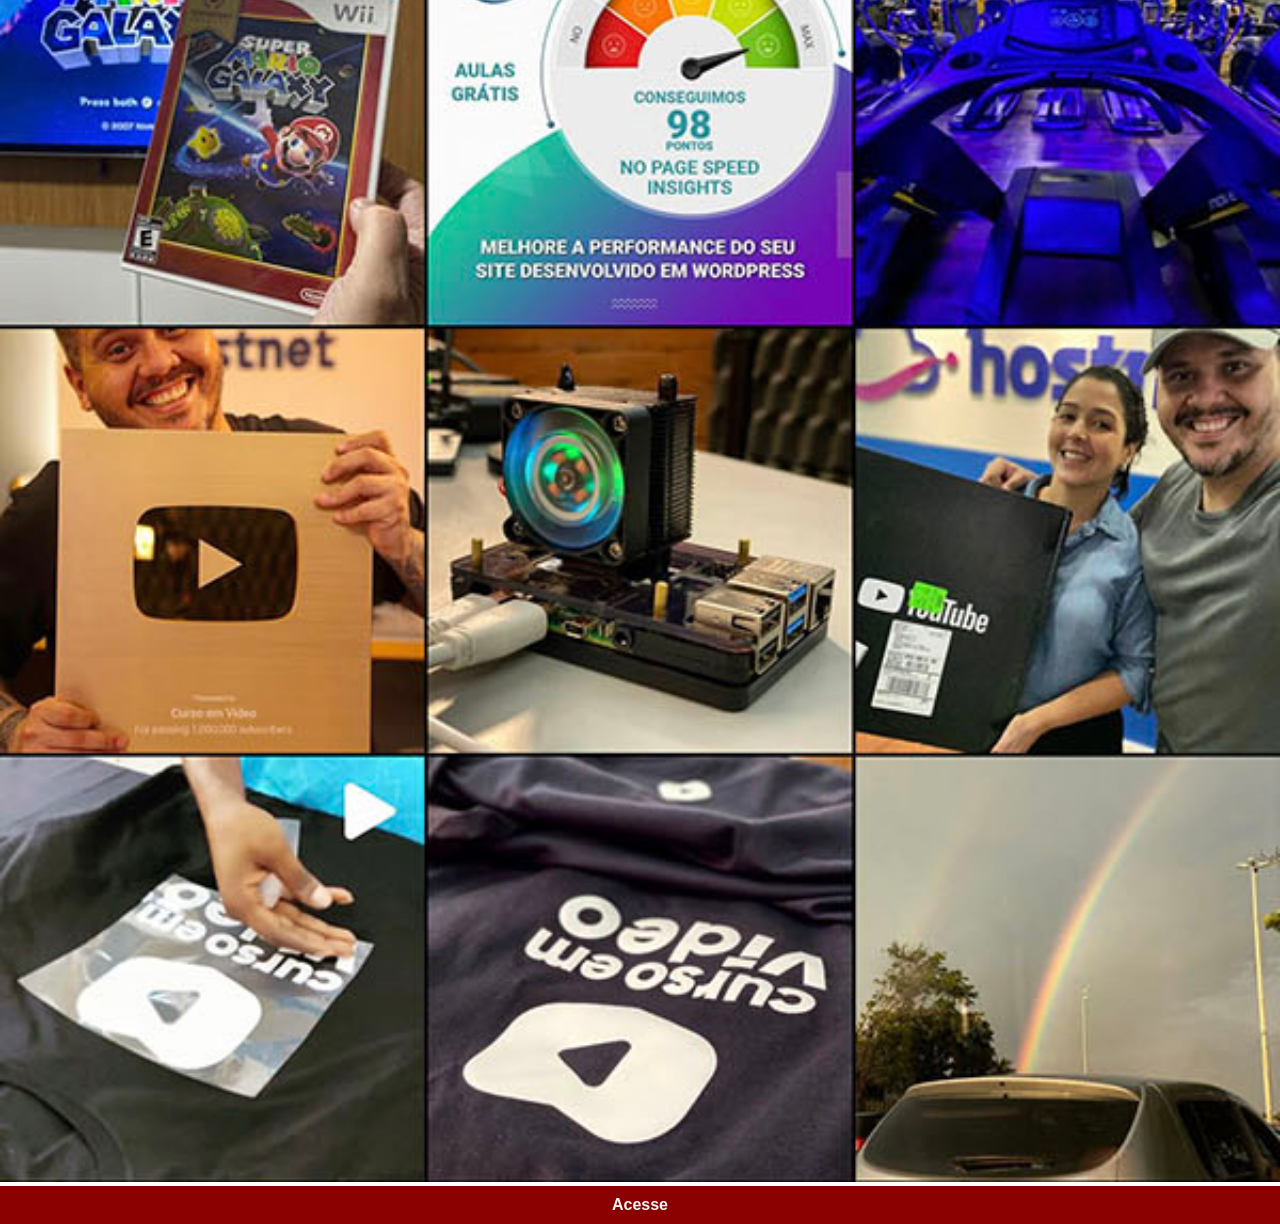
<file: pages/instagram.html>
<!DOCTYPE html>
<html lang="pr-br">
<head>
    <meta charset="UTF-8">
    <meta name="viewport" content="width=device-width, initial-scale=1.0">
    <title>Instagram</title>
    <link rel="stylesheet" href="../styles/paginas.css">
</head>
<body>
    <header></header>
    
    <main>
        <img src="../images/tela-instagram.jpg" alt="Youtube">
        <div id="acesse">
            <a href="https://www.instagram.com/gustavoguanabara" target="_blank">Acesse</a>

        </div>

    </main>

    <footer></footer>
    
</body>
</html>
</file>
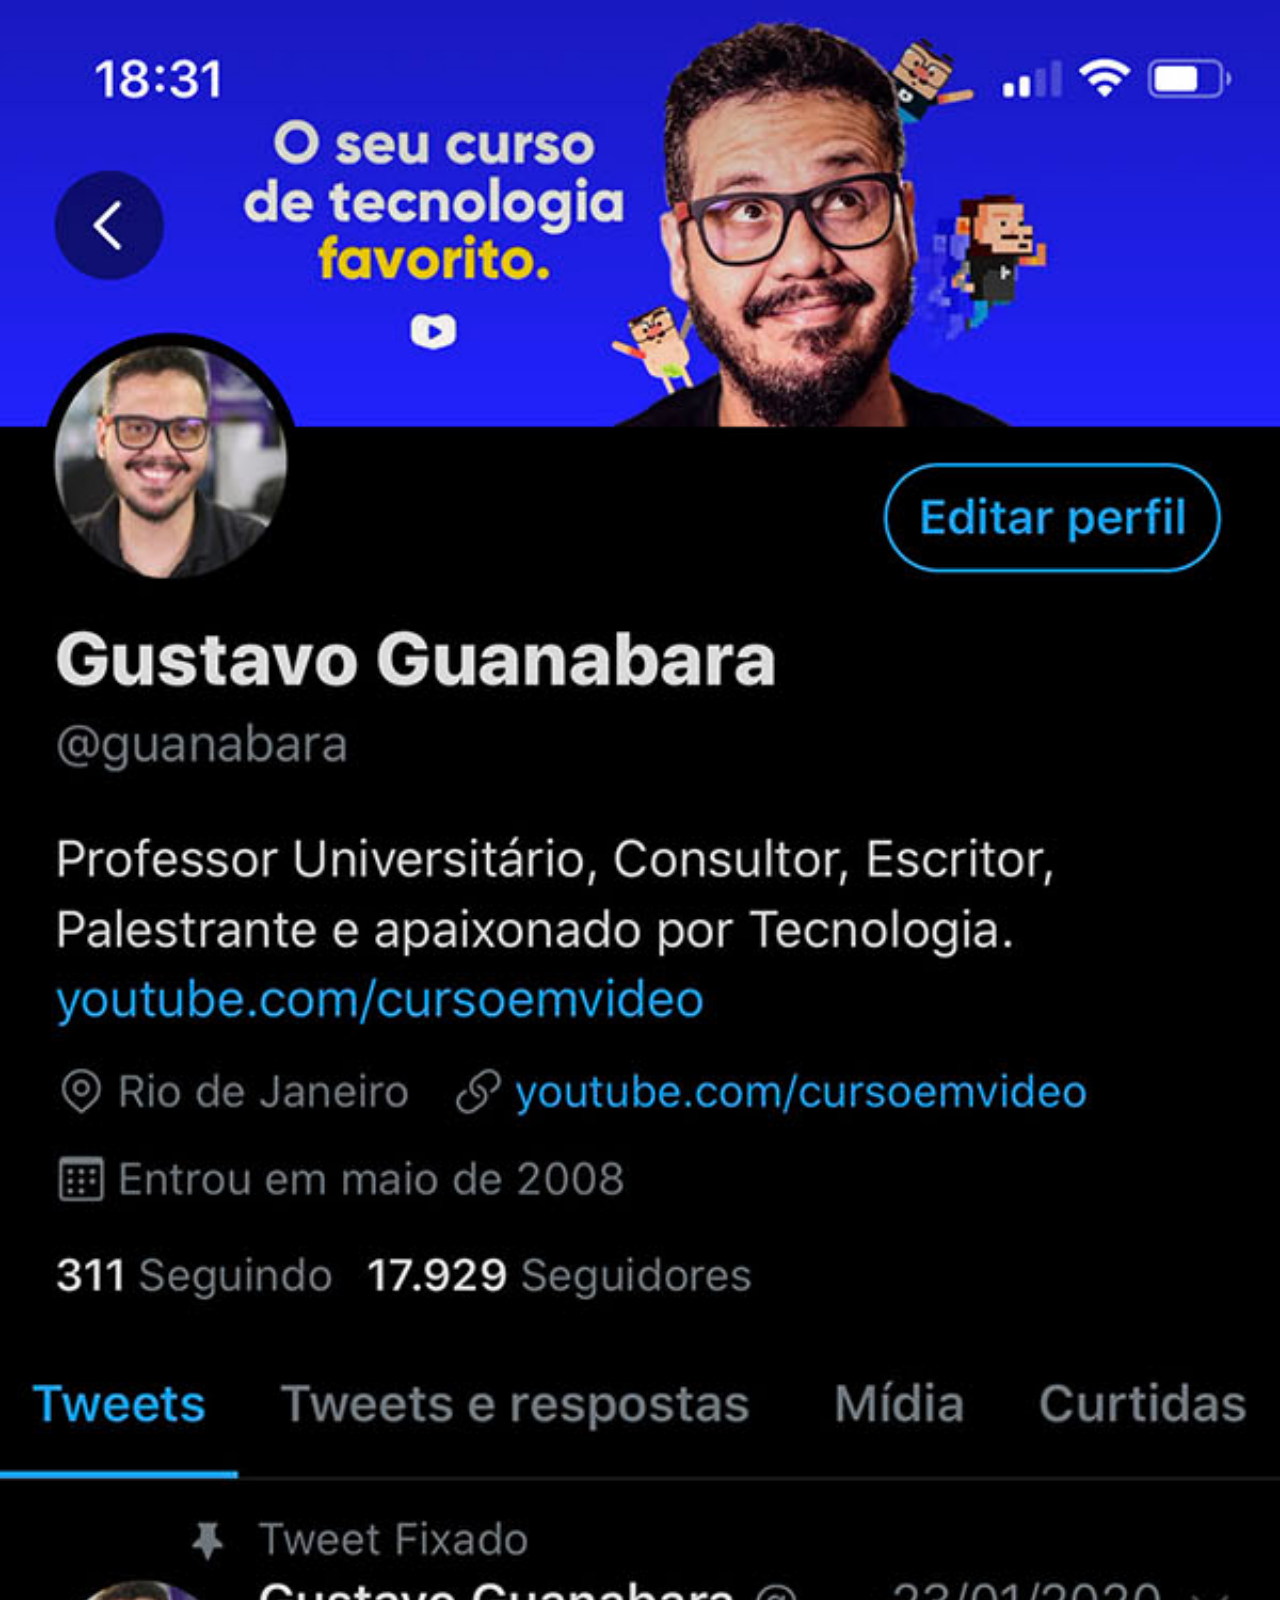
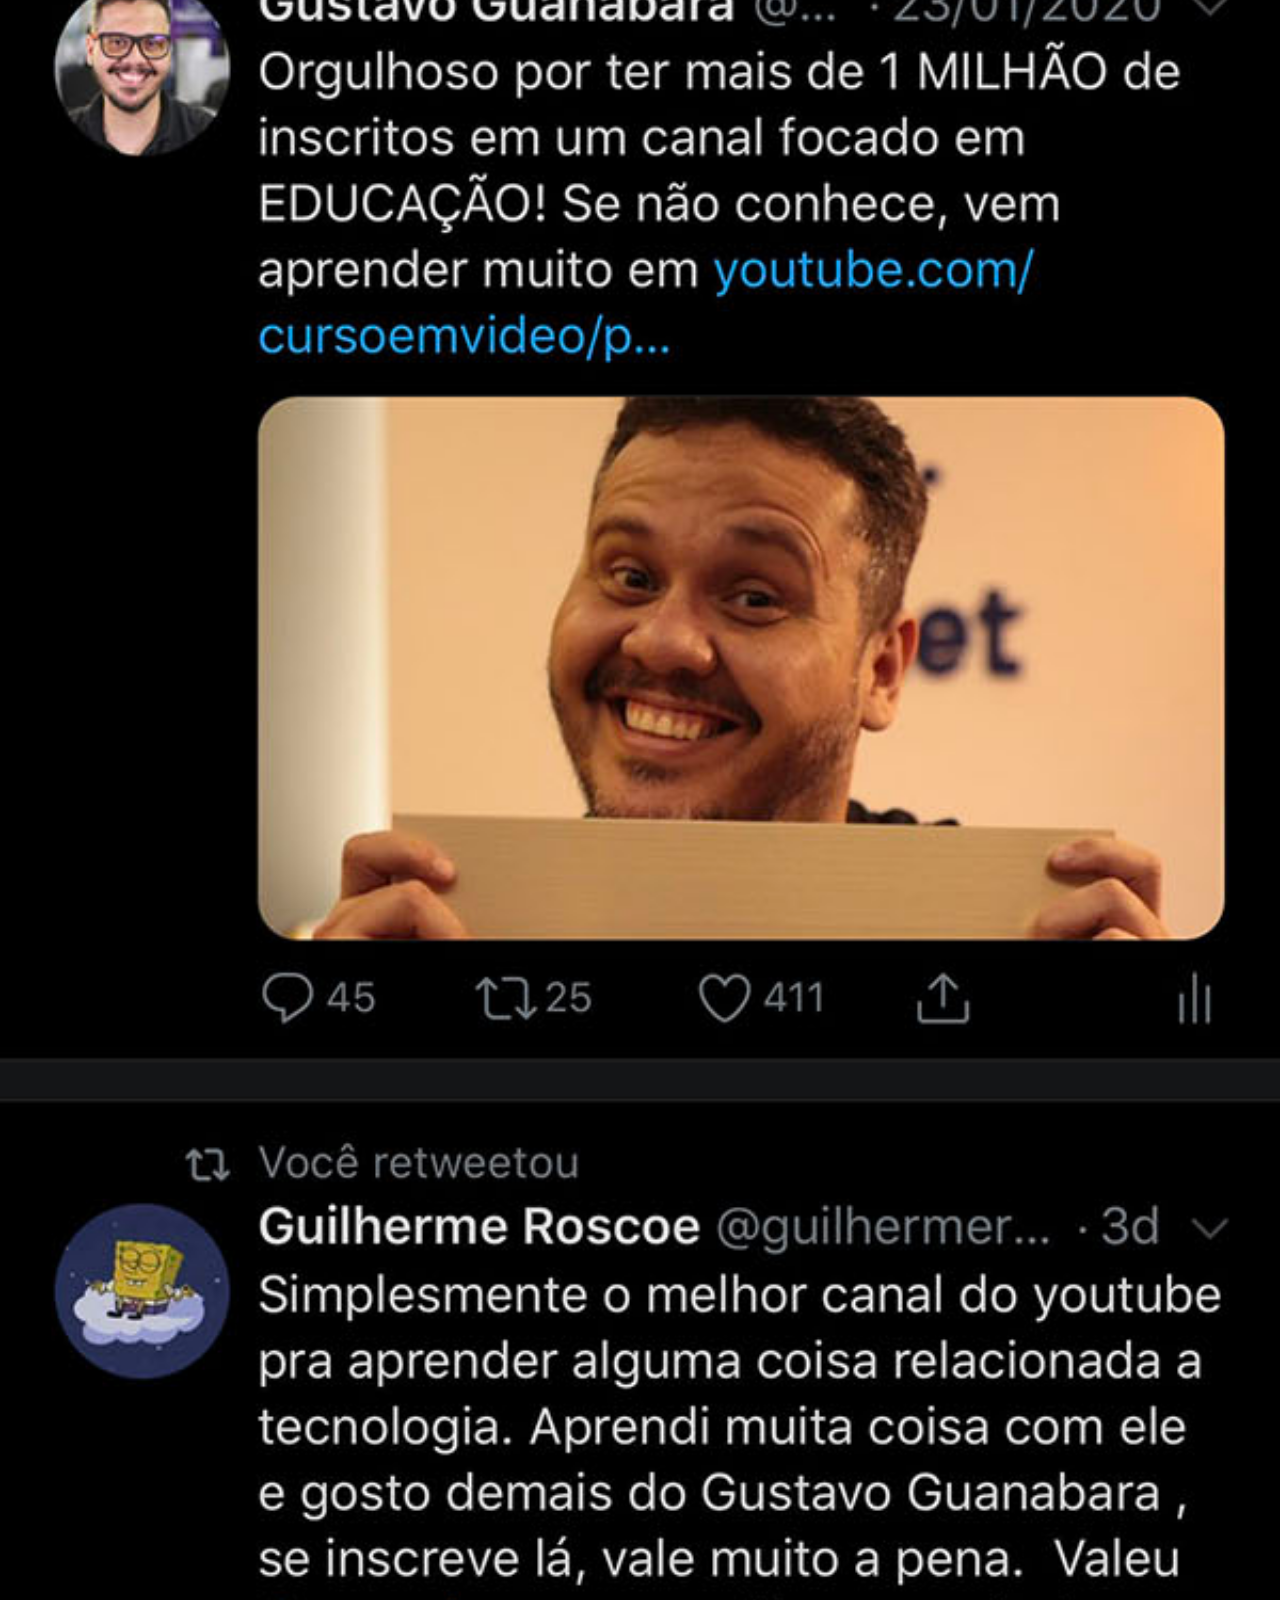
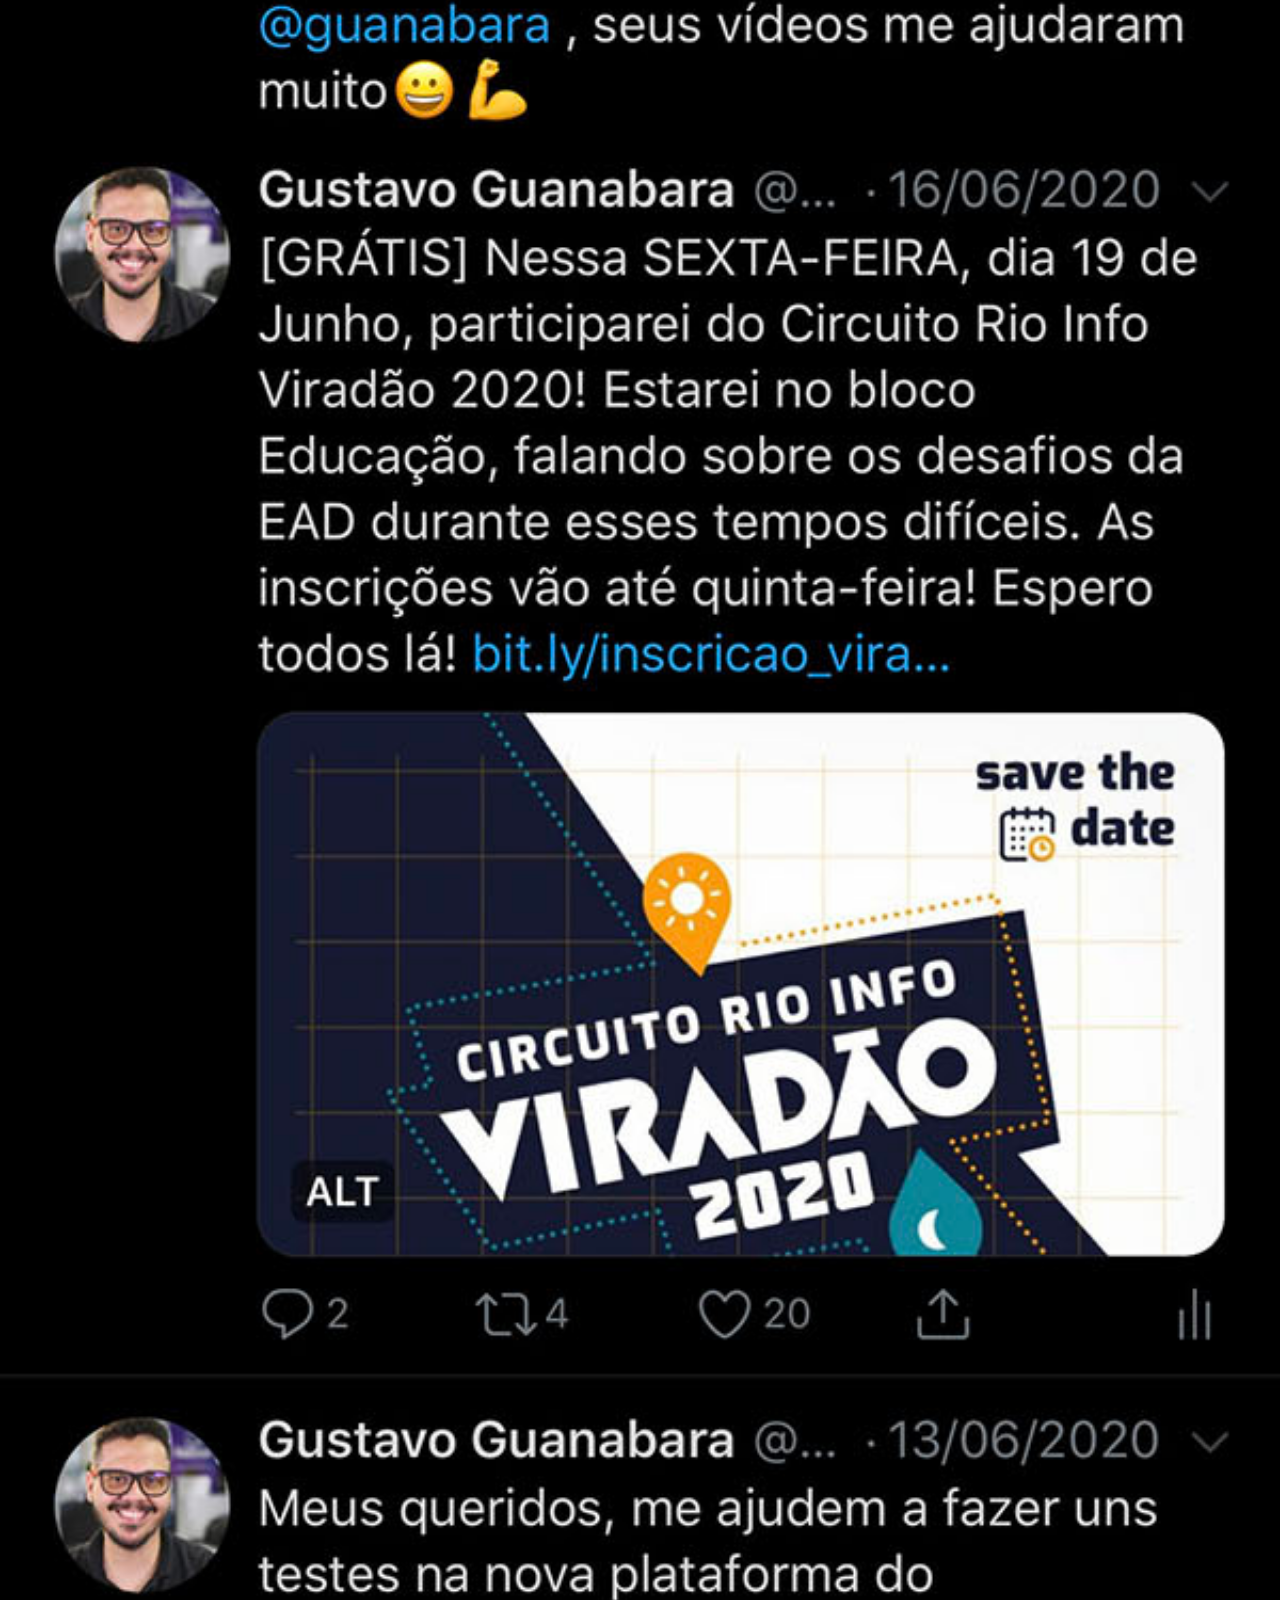
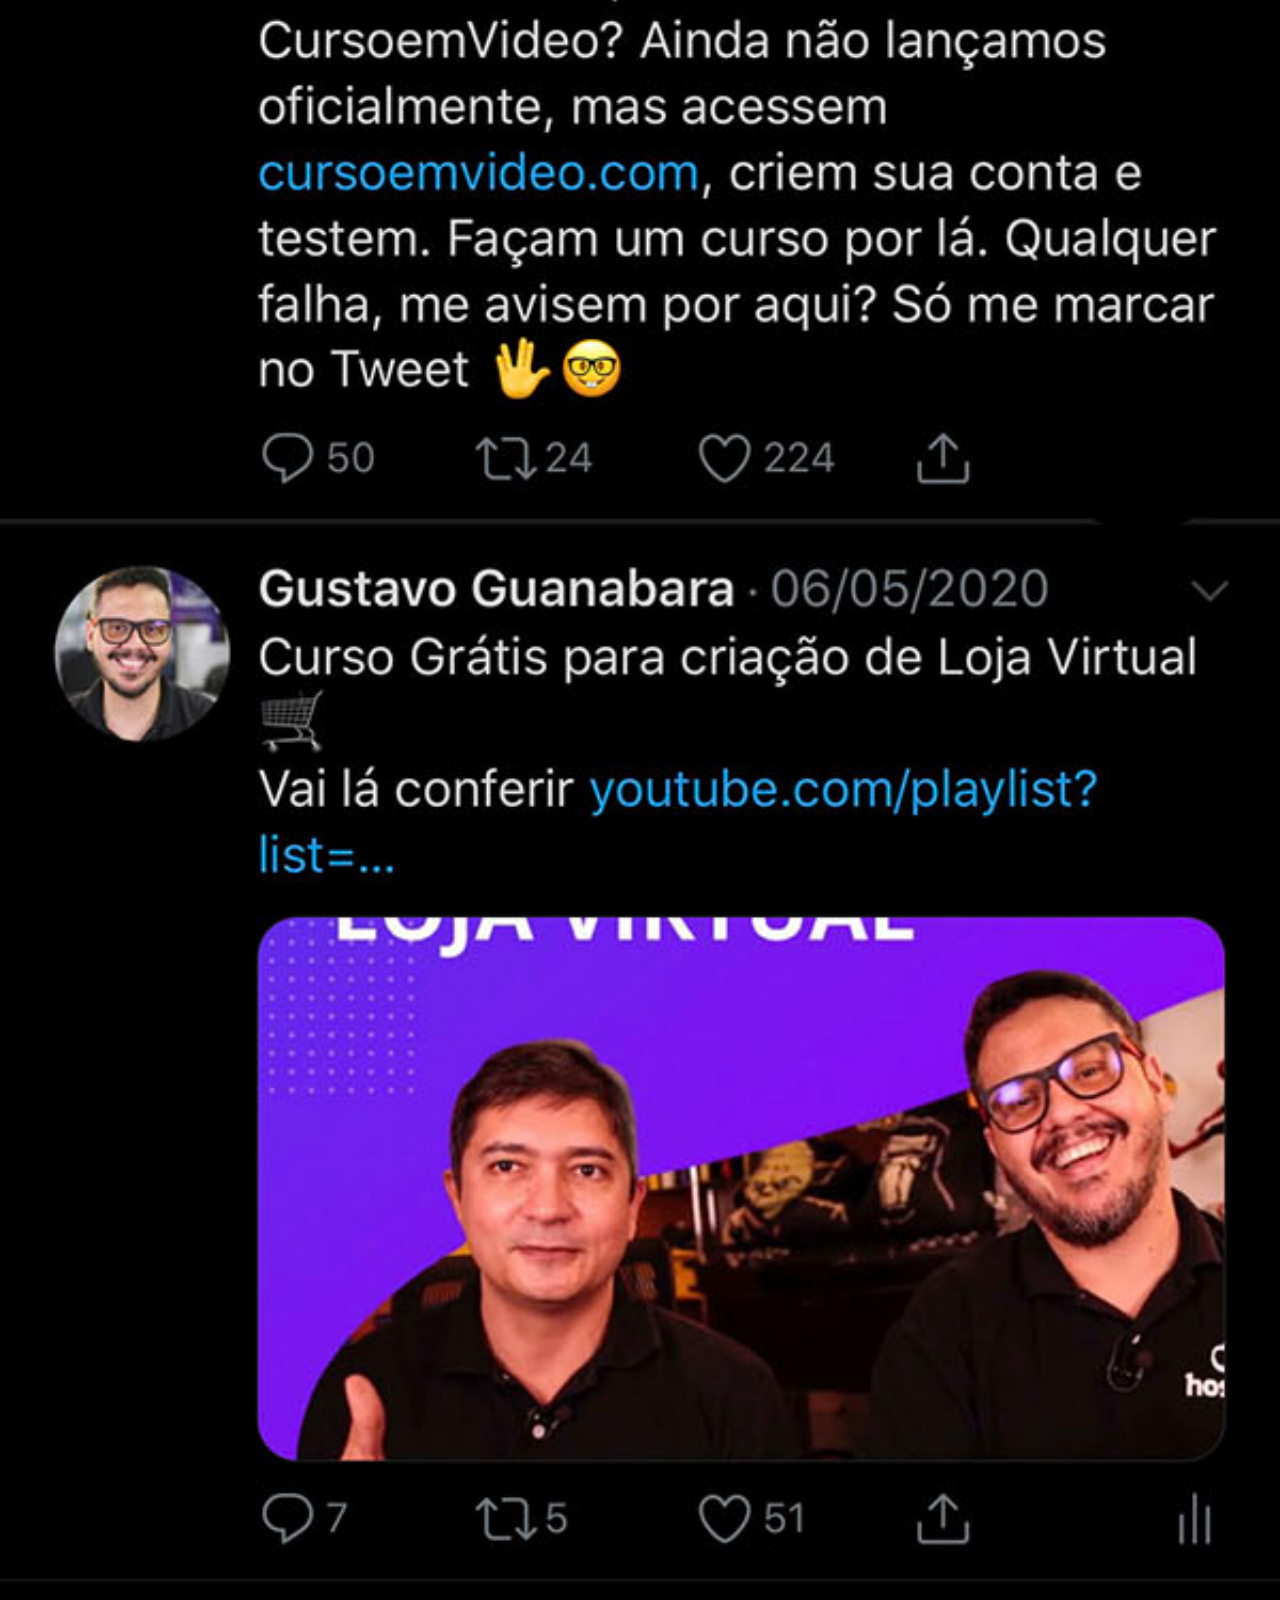
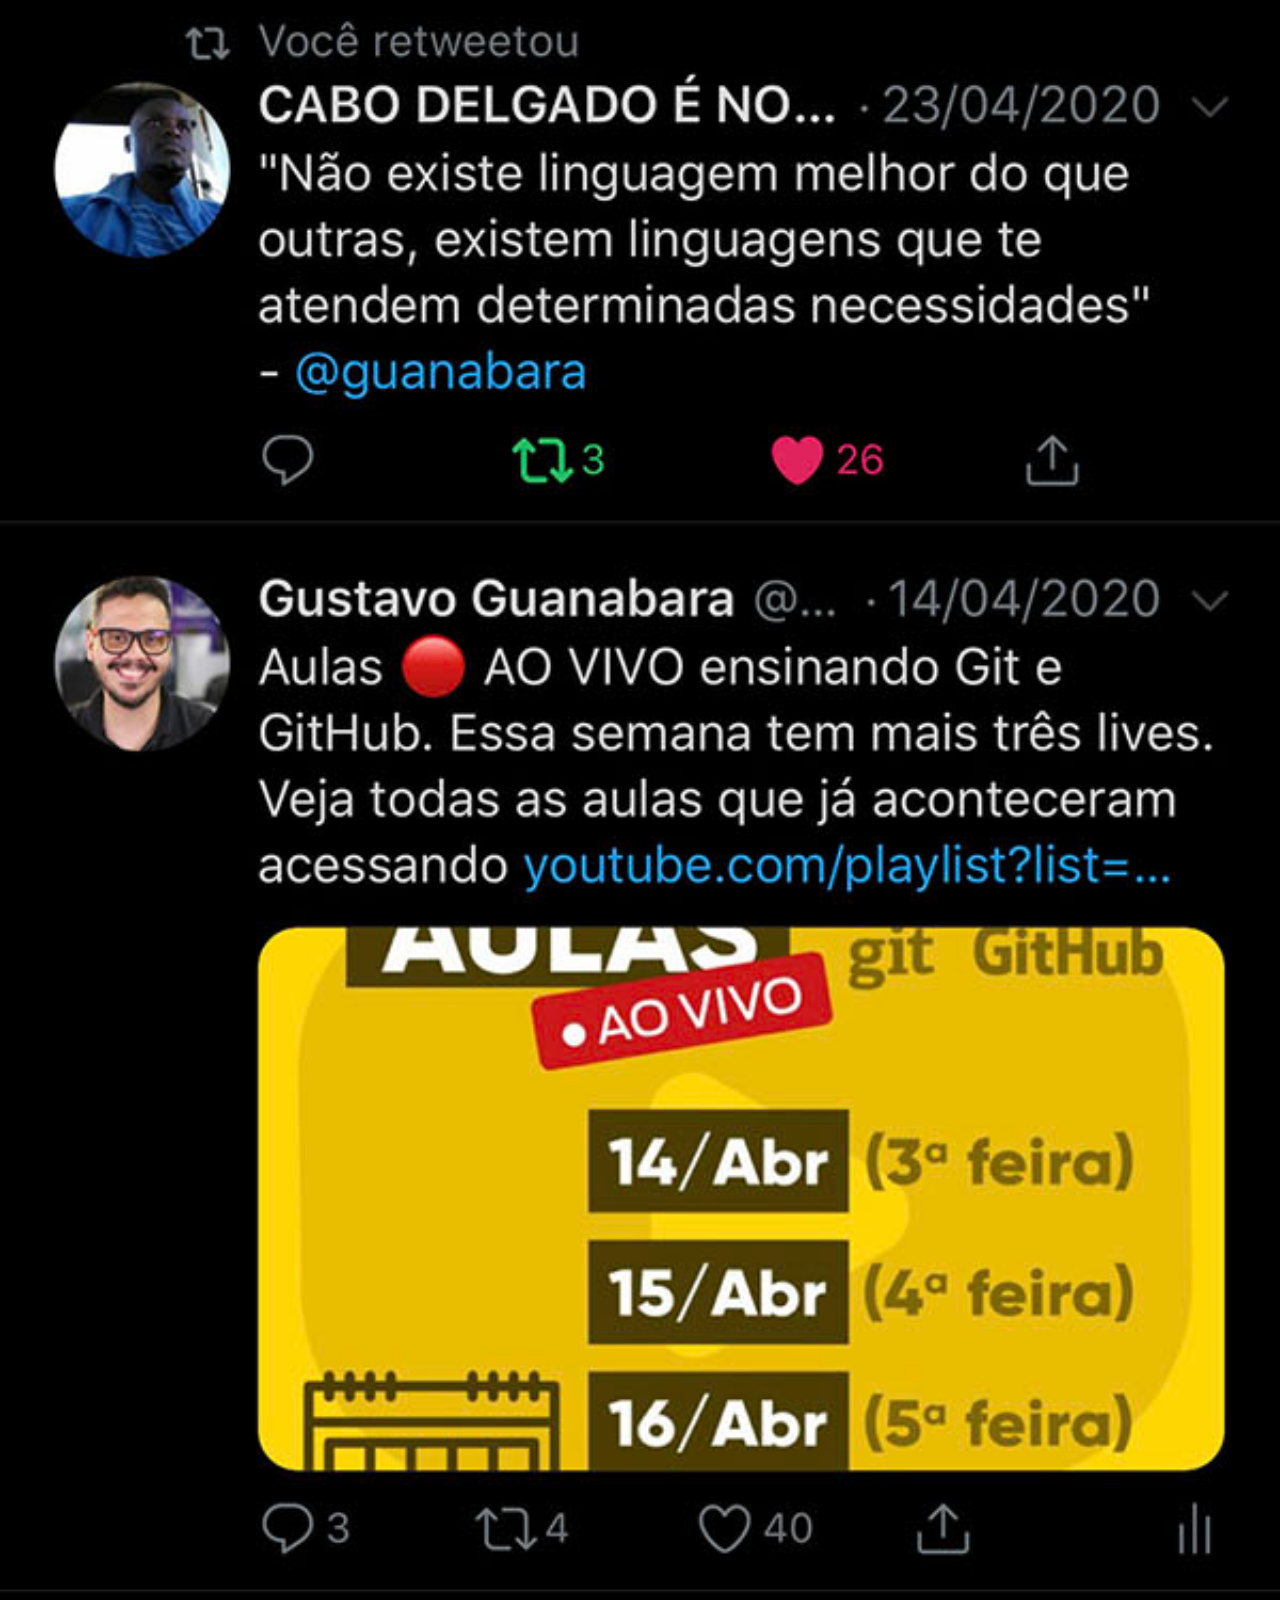
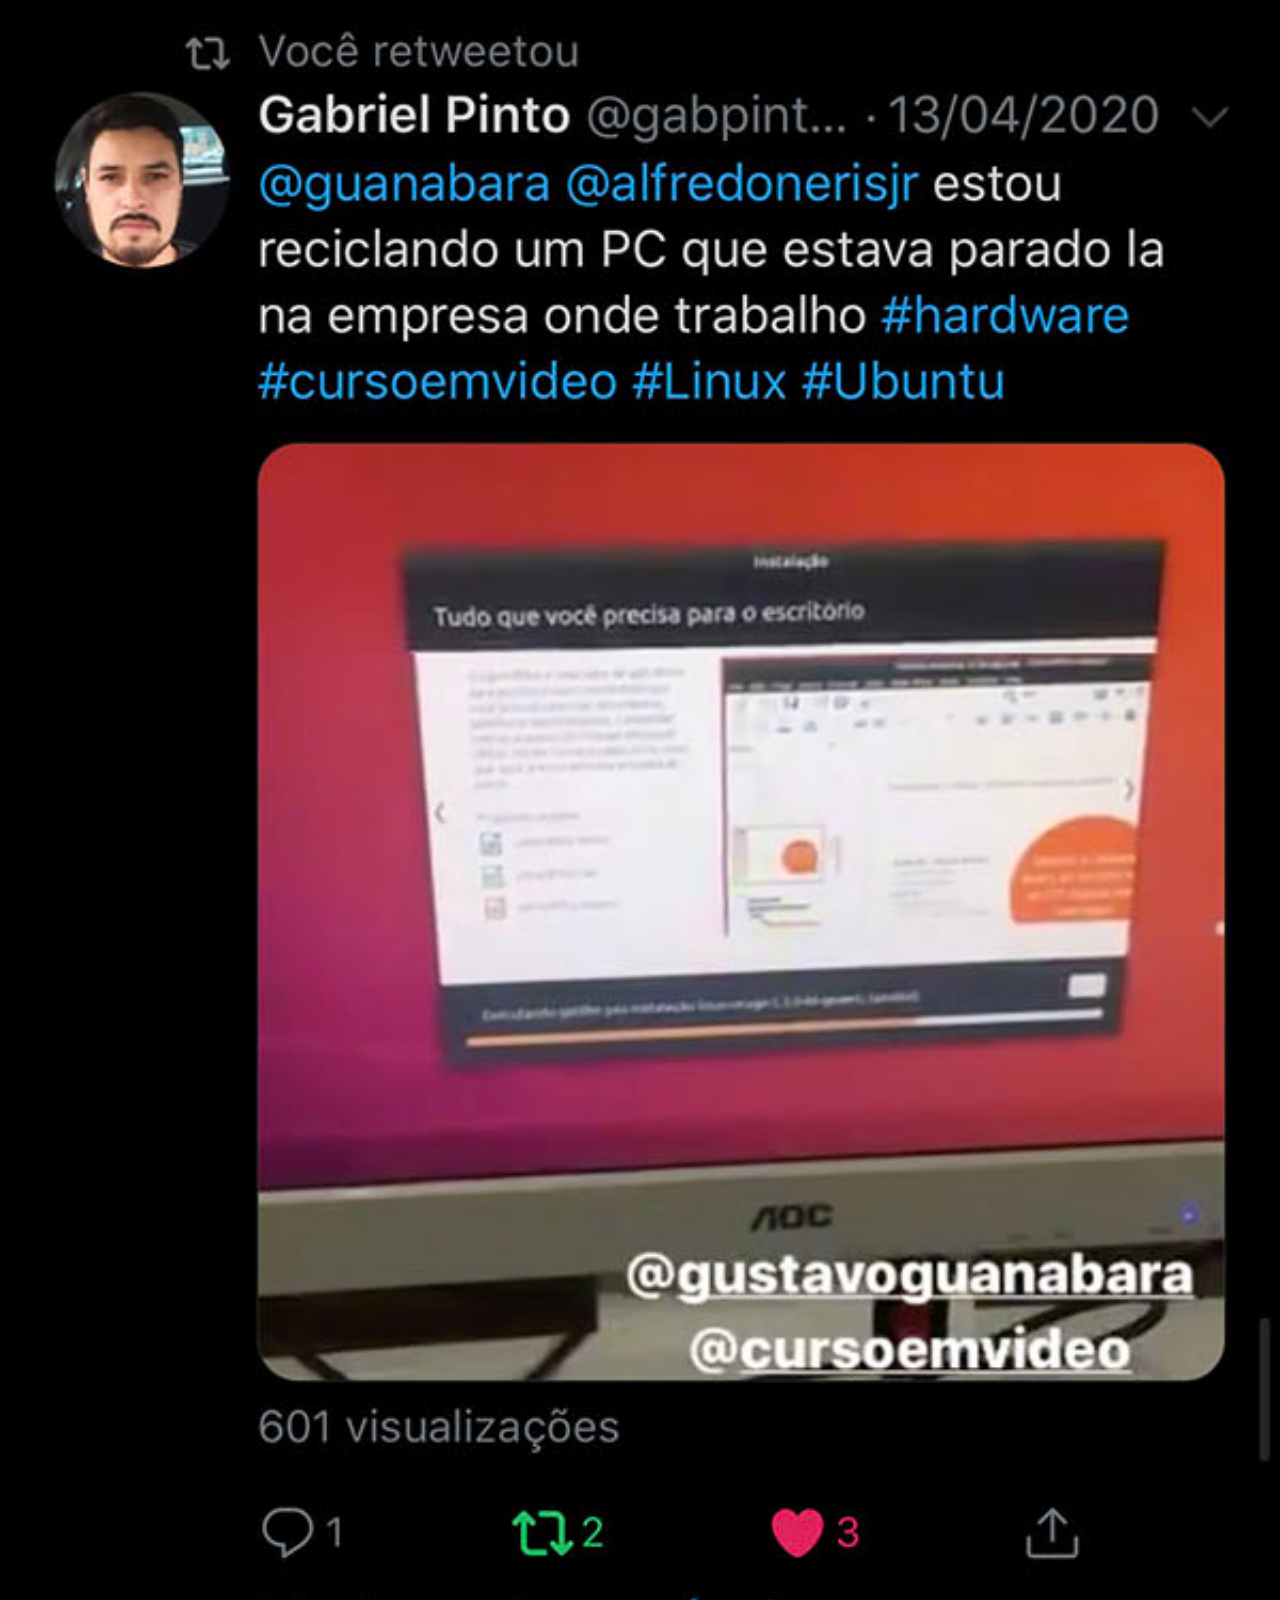
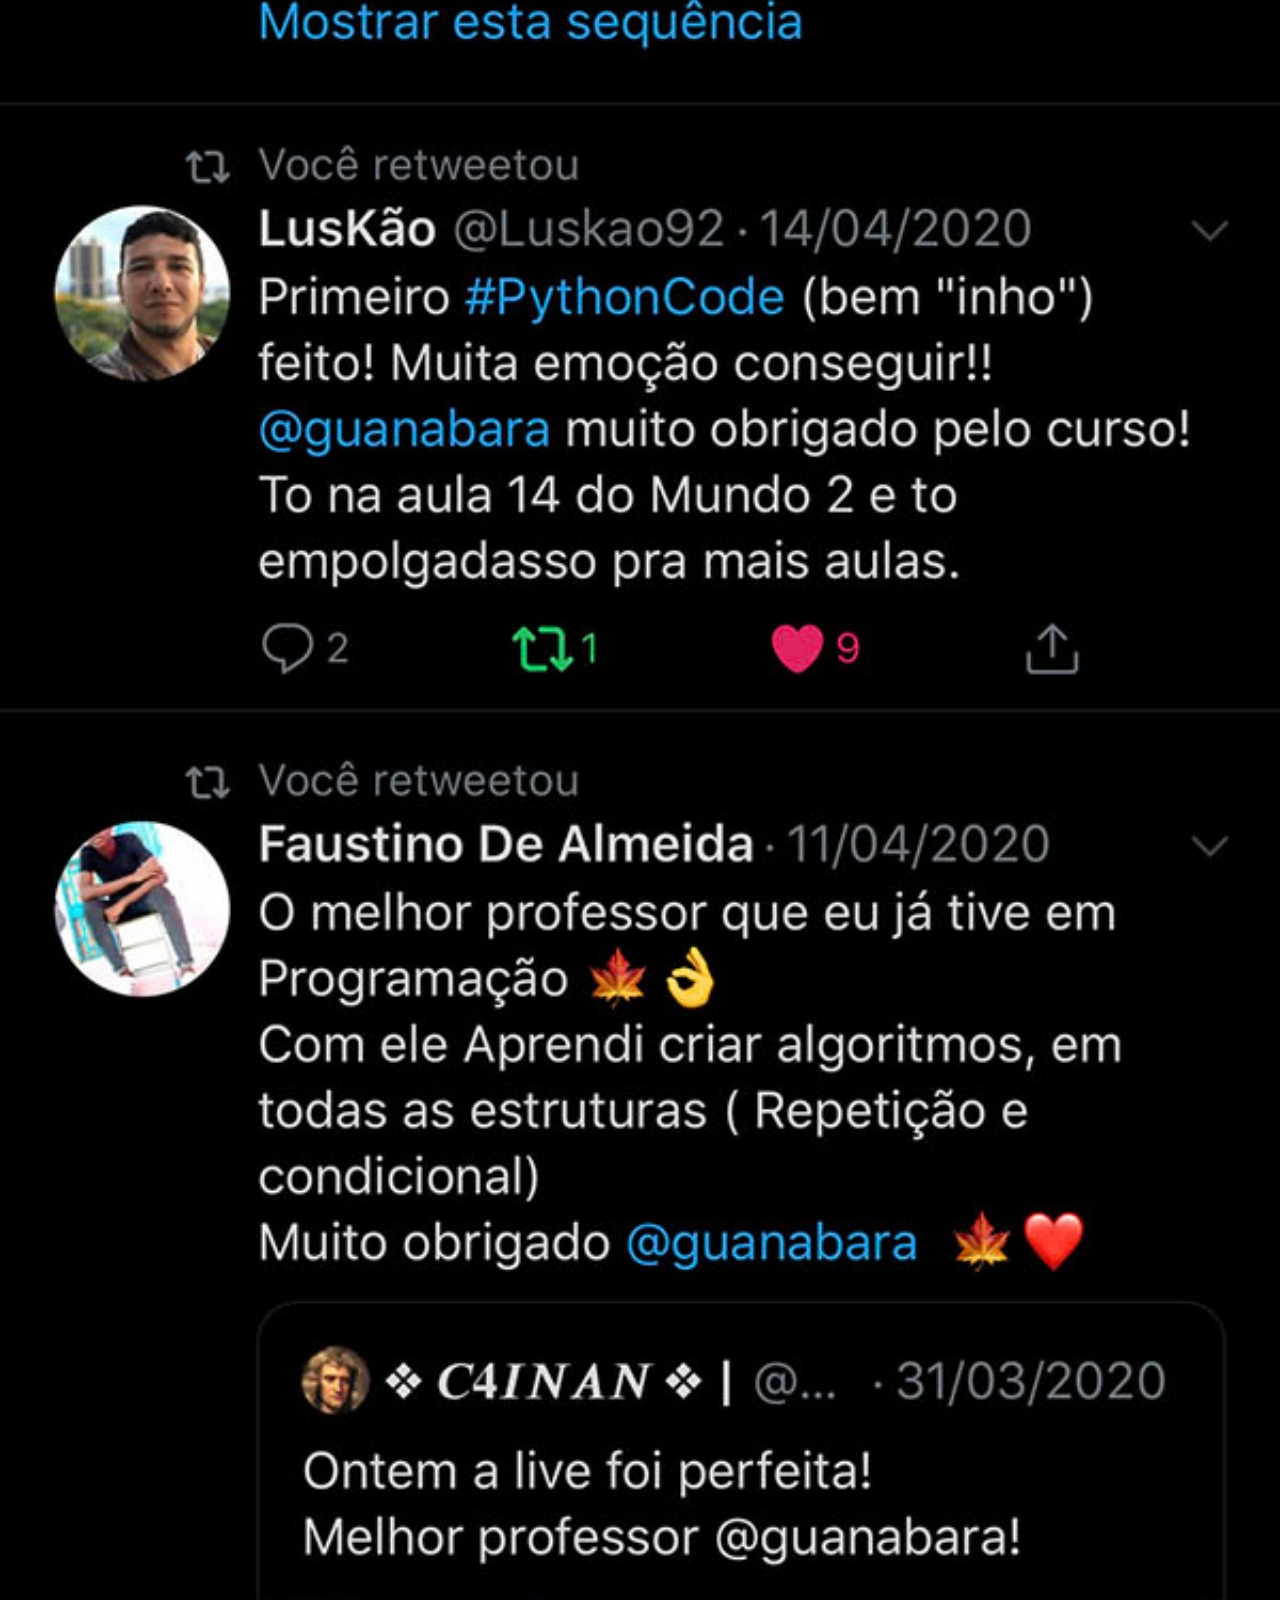
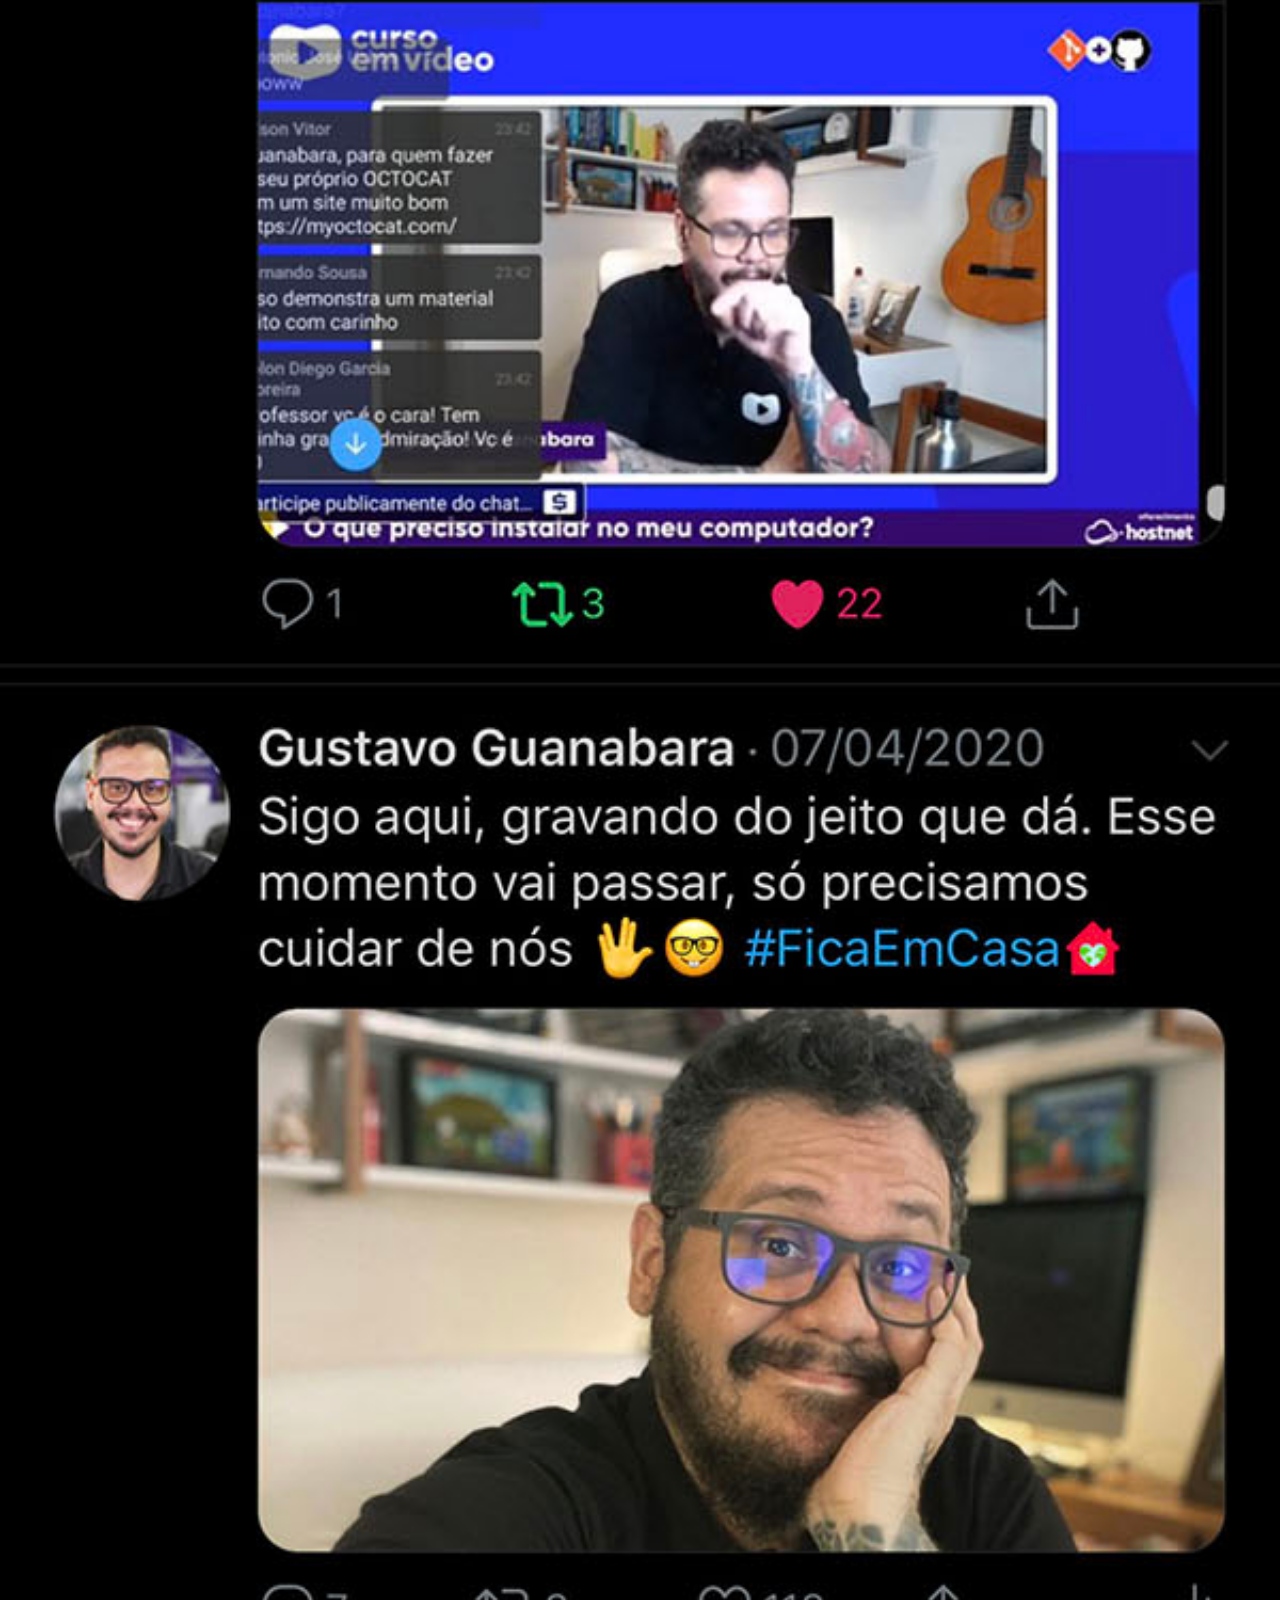
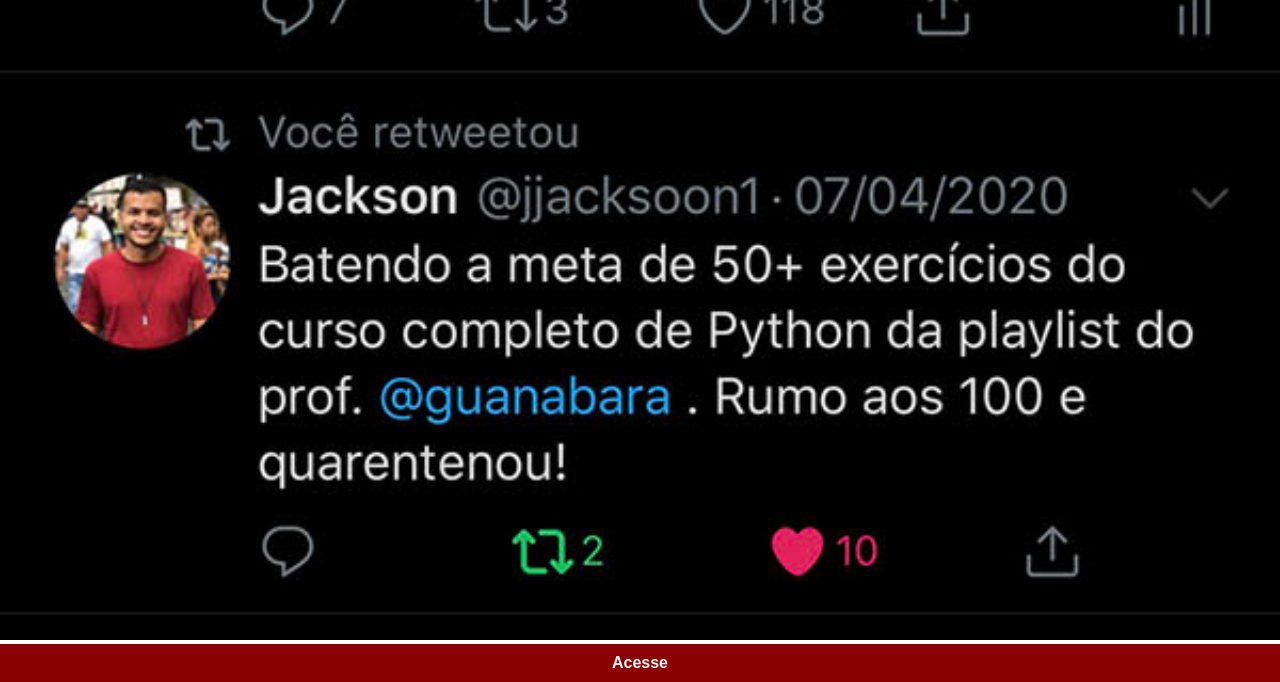
<file: pages/twitter.html>
<!DOCTYPE html>
<html lang="pr-br">
<head>
    <meta charset="UTF-8">
    <meta name="viewport" content="width=device-width, initial-scale=1.0">
    <title>Twitter</title>
    <link rel="stylesheet" href="../styles/paginas.css">
</head>
<body>
    <header></header>
    
    <main>
        <img src="../images/tela-twitter.jpg" alt="Youtube">
        <div id="acesse">
            <a href="https://x.com/guanabara" target="_blank">Acesse</a>

        </div>

    </main>

    <footer></footer>
    
</body>
</html>
</file>
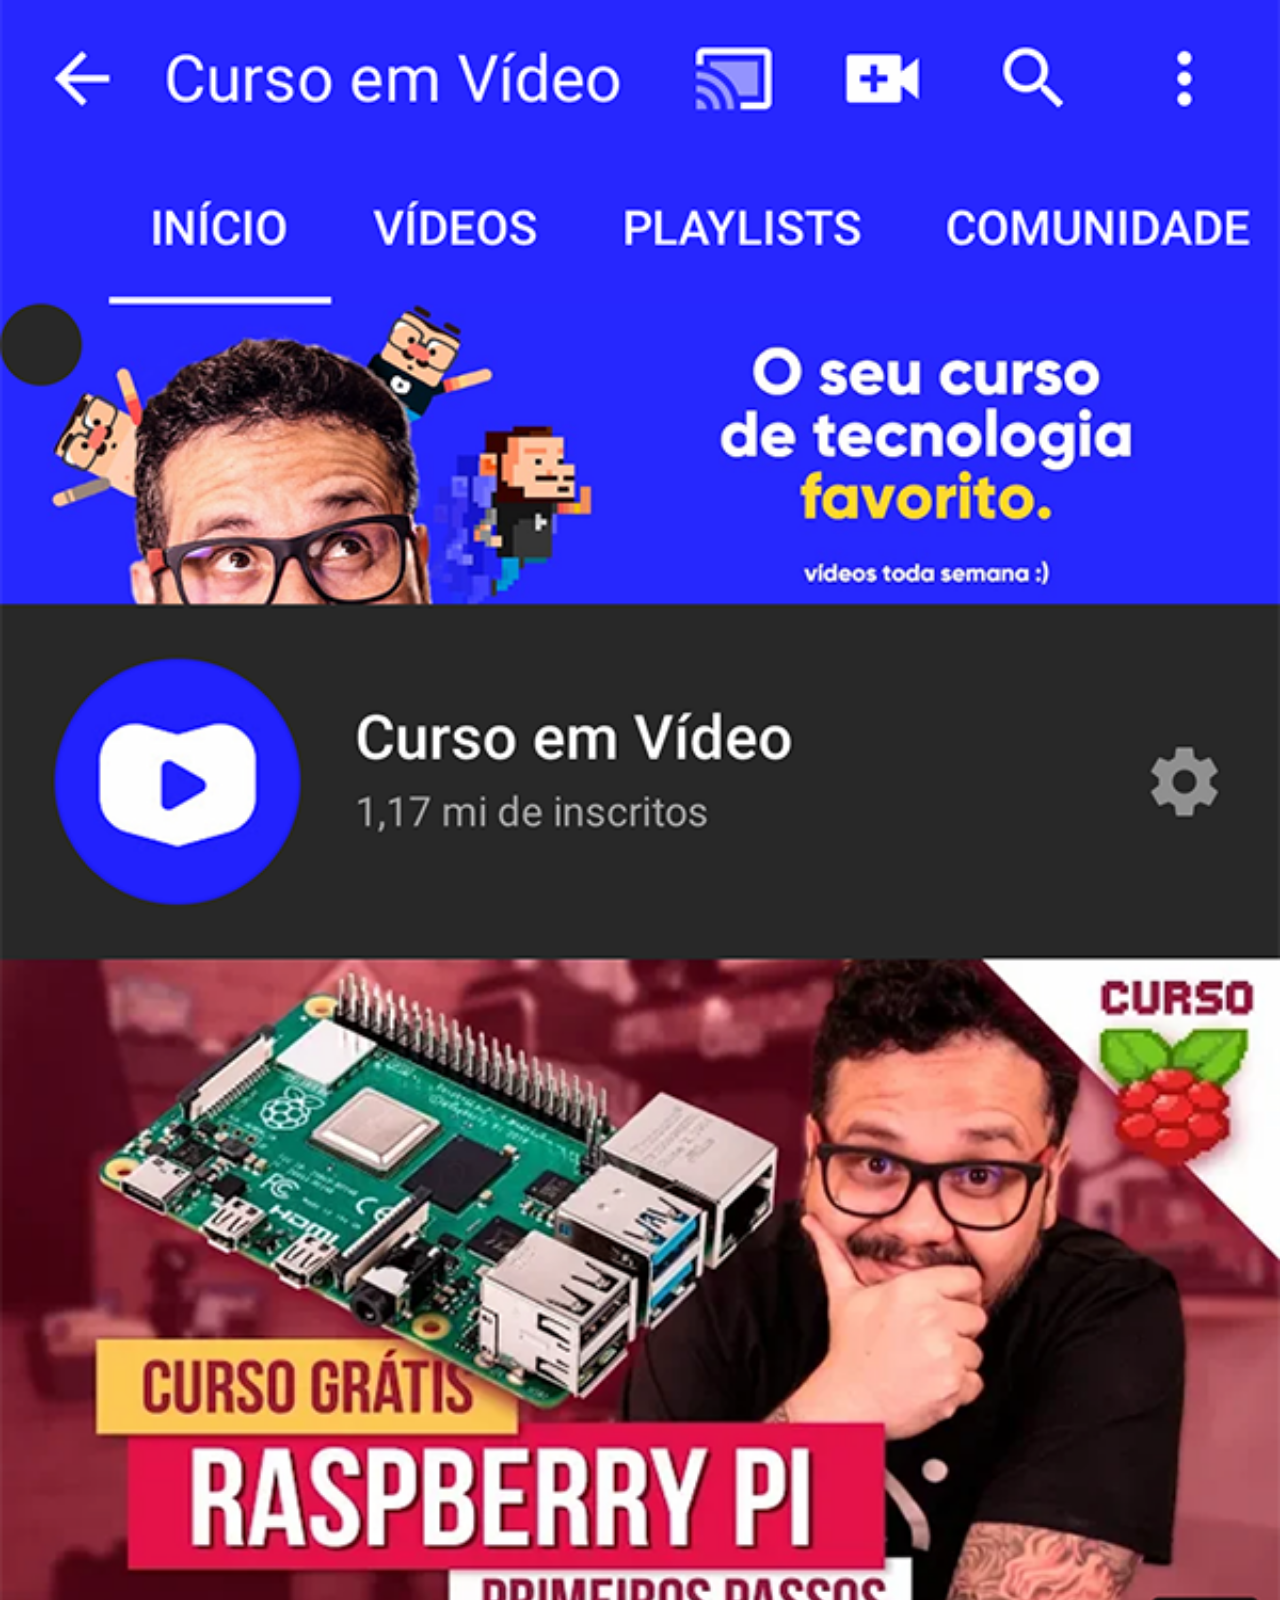
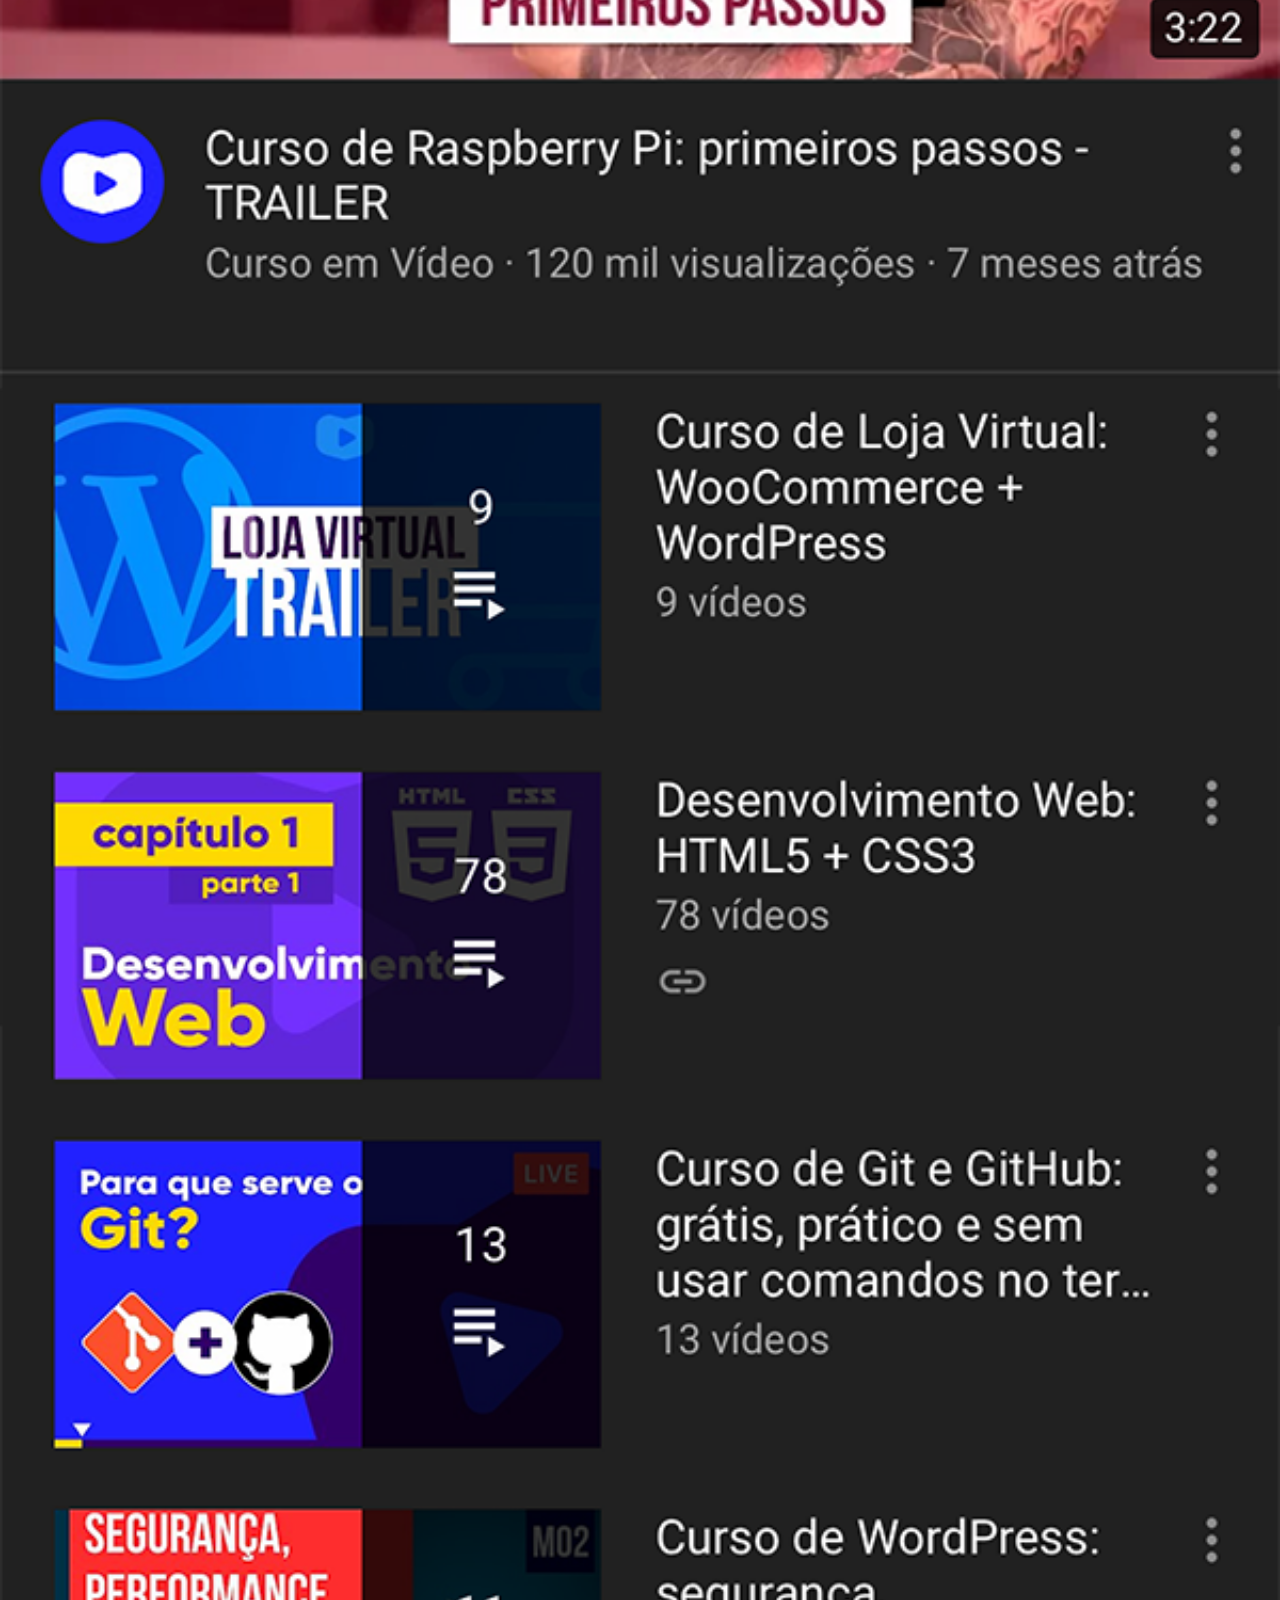
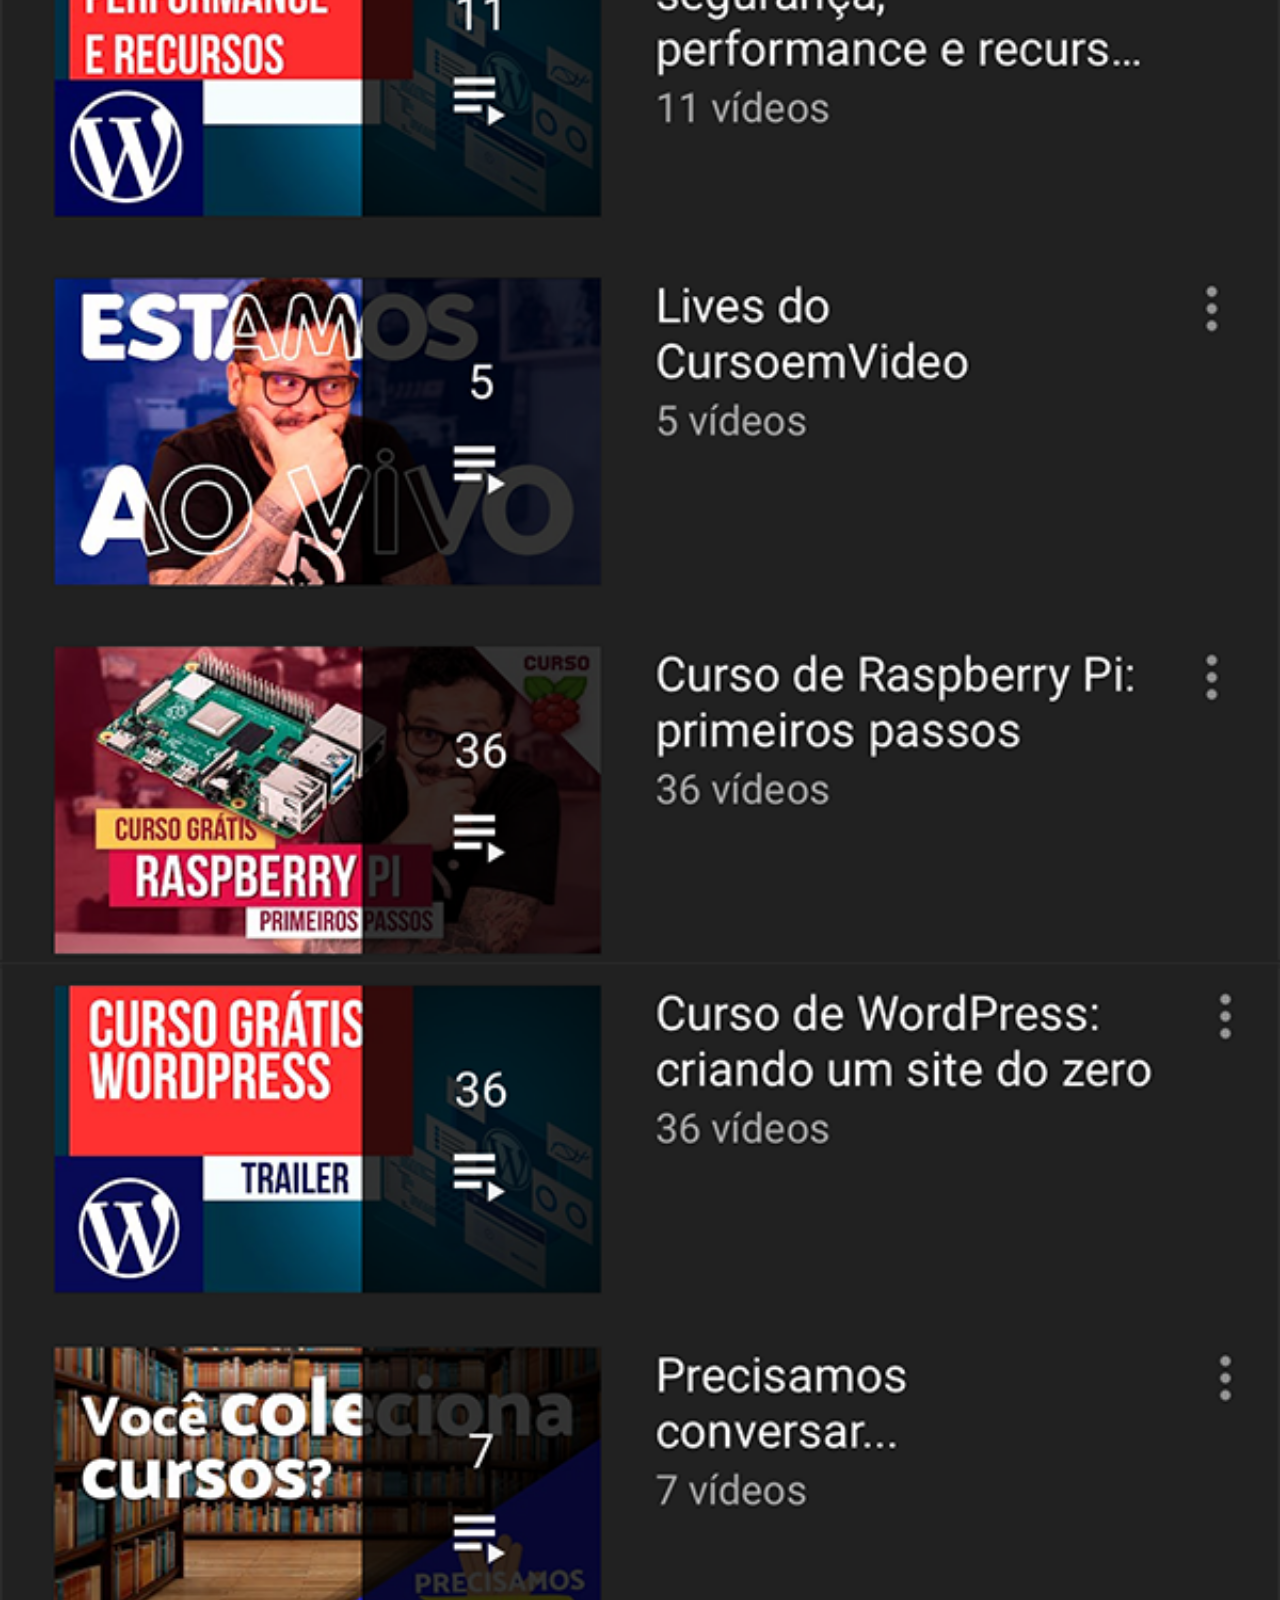
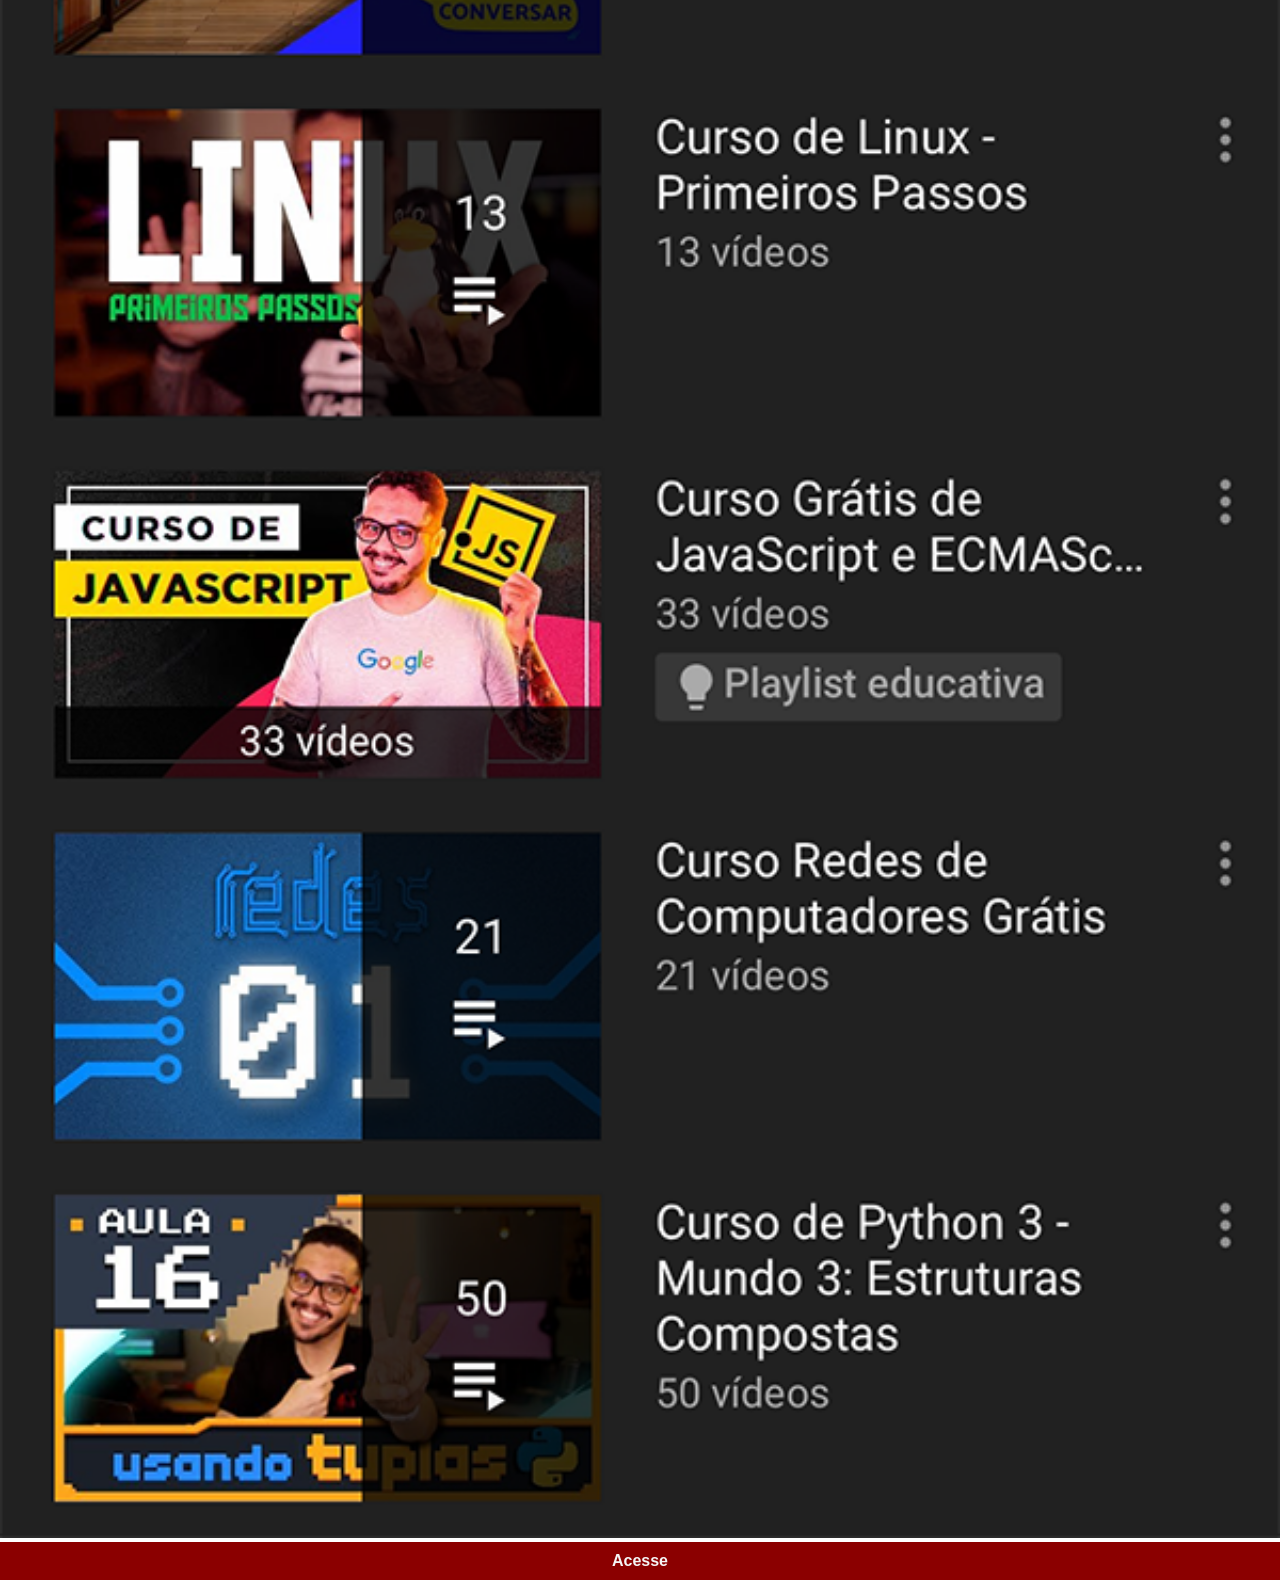
<file: pages/youtube.html>
<!DOCTYPE html>
<html lang="pr-br">
<head>
    <meta charset="UTF-8">
    <meta name="viewport" content="width=device-width, initial-scale=1.0">
    <title>Youtube</title>
    <link rel="stylesheet" href="../styles/paginas.css">
</head>
<body>
    <header></header>
    
    <main>
        <img src="../images/tela-youtube.png" alt="Youtube">
        
        <a href="https://www.youtube.com/@cursoemvideo/playlists" target="_blank">Acesse</a>

    </main>

    <footer></footer>
    
</body>
</html>
</file>
<file: styles/index.css>
@charset "UTF-8";

* {
    margin: 0;
    padding: 0;
    box-sizing: border-box;

}

body {
    width: 100%;
    height: 100vh;

}

main {
    position: relative;
    width: 100%;
    height: 100%;
    background: brown url("../images/fundo-madeira.jpg") no-repeat center center fixed;
    background-size: cover;

}

#botoes {
    position: absolute;
    width: 60px;
    margin-top: 15px;
    margin-right: 15px;
    z-index: 2;
    right: 0;

}

#botoes a {
    width: 100%;
    list-style-type: none;

}

.botoes a {
    width: 60%;
    margin: auto;
    border-radius: 100%;

}

#botoes img {
    width: 100%;
    border-radius: 100%;
    margin-bottom: 20px;

}

#botoes img:hover {
    border: 2px solid whitesmoke;
    transform: translate(-5px, -5px);
    transition: transform 0.4s;

}

#moldura {
    position: relative;
    width: 100%;
    height: 100%;
    background: url("../images/frame-iphone.png") no-repeat center center;

}

#tela-iphone {
    position: absolute;
    width: 268px;
    height: 472px;

    top: 50.3%;
    left: 50.1%;

    transform: translate(-50%, -50%);
    
}

#iframe, iframe {
    width: 100%;
    height: 100%;
    
}
</file>
<file: styles/paginas.css>
@charset "UTF-8";

* {
    padding: 0;
    margin: 0;
    box-sizing: border-box;
    font-family: Arial, Helvetica, sans-serif;

}

::-webkit-scrollbar {
    width: 0;
    height: 0;

}

body {
    width: 100%;
    height: 100vh;
    
}

main {
    width: 100%;
    margin: auto;

}

main img {
    width: 100%;
    height: 100%;

}

a {
    display: block;
    width: 100%;
    padding: 10px 0px;
    text-align: center;
    background-color: darkred;
    color: whitesmoke;
    text-decoration: none;
    font-weight: bold;

}

a:hover {
    background-color: red;

}
</file>
<file: styles/home.css>
@charset "UTF-8";

* {
    padding: 0;
    margin: 0;

}

body {
    width: 100%;
    height: 100%;
    background: gray url("../images/tela-home.jpg") no-repeat top left fixed;
    background-size: cover;

}
</file>
